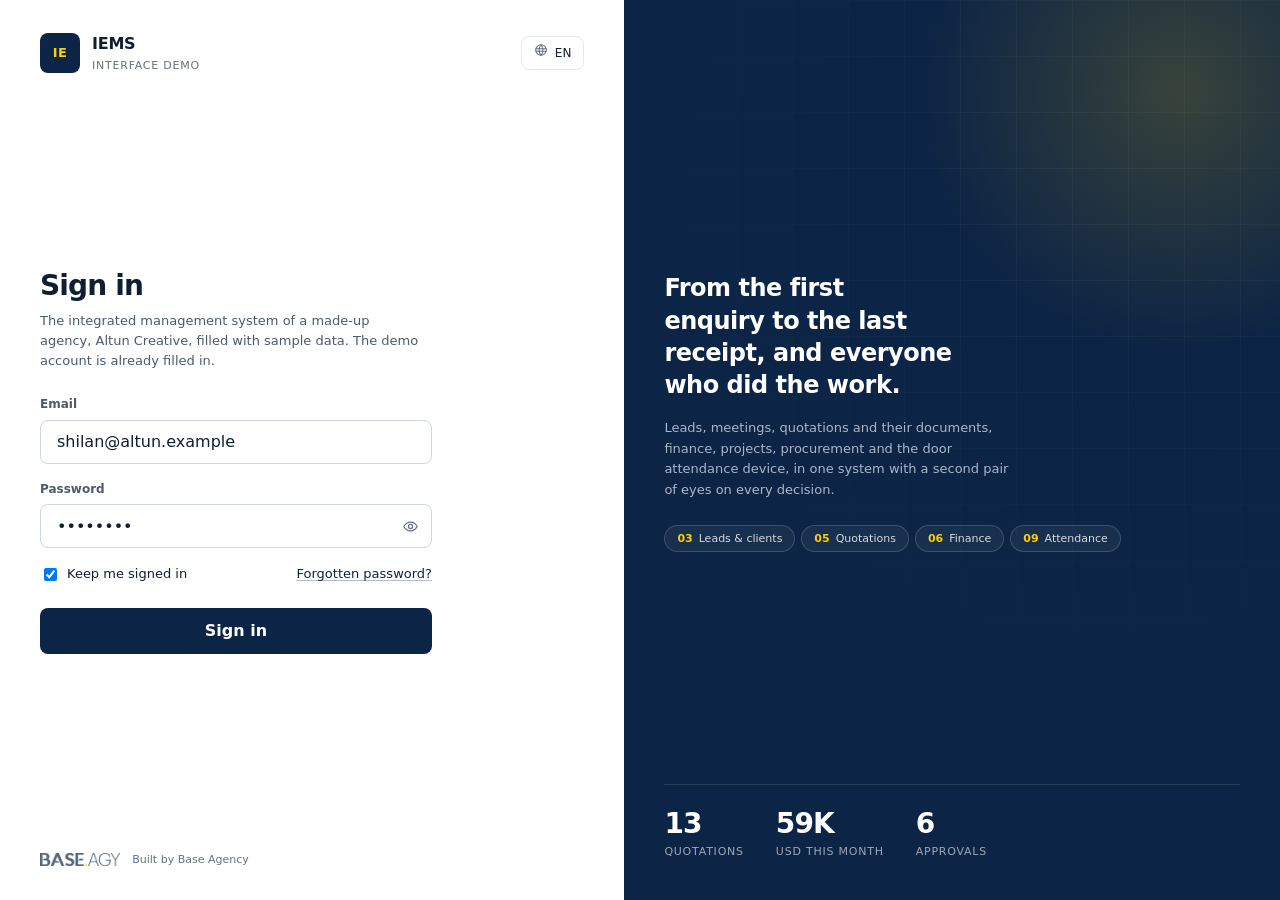
<file: index.html>
<!DOCTYPE html>
<html lang="en" dir="ltr">
<head>
<meta charset="utf-8">
<meta name="viewport" content="width=device-width, initial-scale=1">
<title>Sign in - IEMS Demo</title>
<meta name="description" content="Interface demo of IEMS, the Base Agency business management system, with sample data.">
<meta name="color-scheme" content="light">
<meta name="robots" content="noindex">
<link rel="icon" href="favicon.ico" sizes="32x32 16x16">
<link rel="stylesheet" href="static/css/tokens.css">
<link rel="stylesheet" href="static/css/app.css">
<link rel="stylesheet" href="static/css/login.css">
</head>
<body>

<main class="login">
  <div class="login__form-side">
    <div class="login__brand">
      <span class="login__crest" aria-hidden="true">IE</span>
      <span>
        <span class="login__brand-name">IEMS</span>
        <span class="login__brand-sub">Interface demo</span>
      </span>

      <div class="login__lang">
        <button type="button" id="langBtn" aria-haspopup="menu" aria-expanded="false">
          <span id="langIcon"></span><span id="langLabel">EN</span>
        </button>
      </div>
    </div>

    <div class="login__center">
      <h1 class="login__title">Sign in</h1>
      <p class="login__lede">
        The integrated management system of a made-up agency, Altun Creative, filled with sample data.
        The demo account is already filled in.
      </p>

      <form class="login__fields" id="loginForm" novalidate>
        <div class="login__field">
          <label class="login__label" for="username">Email</label>
          <div class="login__input-wrap">
            <input class="login__input" id="username" name="username" type="email"
                   value="shilan@altun.example" autocomplete="username" spellcheck="false">
          </div>
        </div>

        <div class="login__field">
          <label class="login__label" for="password">Password</label>
          <div class="login__input-wrap">
            <input class="login__input login__input--pw" id="password" name="password"
                   type="password" value="demo2026" autocomplete="current-password">
            <button class="login__reveal" id="revealBtn" type="button"
                    aria-label="Show password" aria-pressed="false"></button>
          </div>
        </div>

        <div class="login__row">
          <label class="login__check"><input type="checkbox" checked> Keep me signed in</label>
          <a class="login__link" href="#" id="forgotLink">Forgotten password?</a>
        </div>

        <button class="login__submit" id="submitBtn" type="submit">
          <span id="submitLabel">Sign in</span>
        </button>
      </form>
    </div>

    <div class="login__foot">
      <img src="static/img/base-logo-navy.png" alt="Base Agency">
      <span>Built by Base Agency</span>
    </div>
  </div>

  <aside class="login__brand-side on-dark" aria-hidden="true">
    <span class="login__mesh"></span>
    <span class="login__glow"></span>

    <div class="login__panel-top">
      <p class="login__quote">From the first enquiry to the last receipt, and everyone who did the work.</p>
      <p class="login__quote-sub">
        Leads, meetings, quotations and their documents, finance, projects, procurement and the door
        attendance device, in one system with a second pair of eyes on every decision.
      </p>

      <div class="login__modules">
        <span class="login__module"><b>03</b> Leads &amp; clients</span>
        <span class="login__module"><b>05</b> Quotations</span>
        <span class="login__module"><b>06</b> Finance</span>
        <span class="login__module"><b>09</b> Attendance</span>
      </div>
    </div>

    <div class="login__panel-bottom">
      <div class="login__stats">
        <div><div class="login__stat-value">13</div>
             <div class="login__stat-label">Quotations</div></div>
        <div><div class="login__stat-value">59K</div>
             <div class="login__stat-label">USD this month</div></div>
        <div><div class="login__stat-value">6</div>
             <div class="login__stat-label">Approvals</div></div>
      </div>
    </div>
  </aside>
</main>

<div class="toaster" id="toaster" aria-live="polite"></div>

<script src="static/js/icons.js"></script>
<script src="static/js/i18n.js"></script>
<script src="static/js/ui.js"></script>
<script>
(function () {
  "use strict";

  var DEMO = "This is only a demo. Nothing is saved.";
  I18n.DICT["demo.entryDisabled"] = DEMO;
  I18n.restore();
  I18n.apply();

  document.getElementById("langIcon").innerHTML = Icon("globe", { size: 14 });
  document.getElementById("langLabel").textContent = I18n.meta().short;
  document.getElementById("revealBtn").innerHTML = Icon("eye", { size: 17 });

  var pw = document.getElementById("password");
  var reveal = document.getElementById("revealBtn");
  reveal.addEventListener("click", function () {
    var shown = pw.type === "text";
    pw.type = shown ? "password" : "text";
    reveal.setAttribute("aria-pressed", String(!shown));
    reveal.setAttribute("aria-label", shown ? "Show password" : "Hide password");
    reveal.innerHTML = Icon(shown ? "eye" : "eyeOff", { size: 17 });
    pw.focus();
  });

  var langBtn = document.getElementById("langBtn");
  var menu = null;
  function closeMenu() {
    if (!menu) { return; }
    menu.remove();
    menu = null;
    langBtn.setAttribute("aria-expanded", "false");
    document.removeEventListener("click", onDoc, true);
  }
  function onDoc(e) {
    if (menu && !menu.contains(e.target) && !langBtn.contains(e.target)) { closeMenu(); }
  }
  langBtn.addEventListener("click", function () {
    if (menu) { closeMenu(); return; }
    menu = document.createElement("div");
    menu.className = "menu";
    menu.setAttribute("role", "menu");
    menu.innerHTML = '<div class="menu__label">' + UI.esc(I18n.t("act.language")) + "</div>" +
      I18n.all().map(function (l) {
        return '<button type="button" role="menuitemradio" data-lang="' + l.code +
          '" aria-checked="' + (l.code === I18n.get()) + '"><span style="min-width:0">' +
          UI.esc(l.meta.native) + '<span class="muted text-2xs" style="display:block">' +
          UI.esc(l.meta.name + " - " + l.meta.dir.toUpperCase()) +
          (l.implemented ? "" : " - not in this demo") + "</span></span></button>";
      }).join("");
    document.body.appendChild(menu);
    var box = langBtn.getBoundingClientRect();
    menu.style.left = Math.max(8, Math.min(window.innerWidth - menu.offsetWidth - 8,
      box.right - menu.offsetWidth)) + "px";
    menu.style.top = (box.bottom + window.scrollY + 6) + "px";
    langBtn.setAttribute("aria-expanded", "true");
    menu.addEventListener("click", function (e) {
      var b = e.target.closest("[data-lang]");
      if (!b) { return; }
      if (!I18n.set(b.getAttribute("data-lang"))) { UI.toast(I18n.t("demo.langOnly"), "globe"); }
      else { document.getElementById("langLabel").textContent = I18n.meta().short; }
      closeMenu();
    });
    setTimeout(function () { document.addEventListener("click", onDoc, true); }, 0);
  });
  document.addEventListener("keydown", function (e) { if (e.key === "Escape") { closeMenu(); } });

  document.getElementById("forgotLink").addEventListener("click", function (e) {
    e.preventDefault();
    UI.toast(DEMO, "lock");
  });

  var btn = document.getElementById("submitBtn");
  document.getElementById("loginForm").addEventListener("submit", function (e) {
    e.preventDefault();
    if (btn.getAttribute("data-busy") === "true") { return; }
    btn.setAttribute("data-busy", "true");
    btn.innerHTML = '<span class="spinner"></span><span>Signing in...</span>';
    setTimeout(function () { location.href = "app.html#/dashboard"; }, 500);
  });
})();
</script>
</body>
</html>
</file>
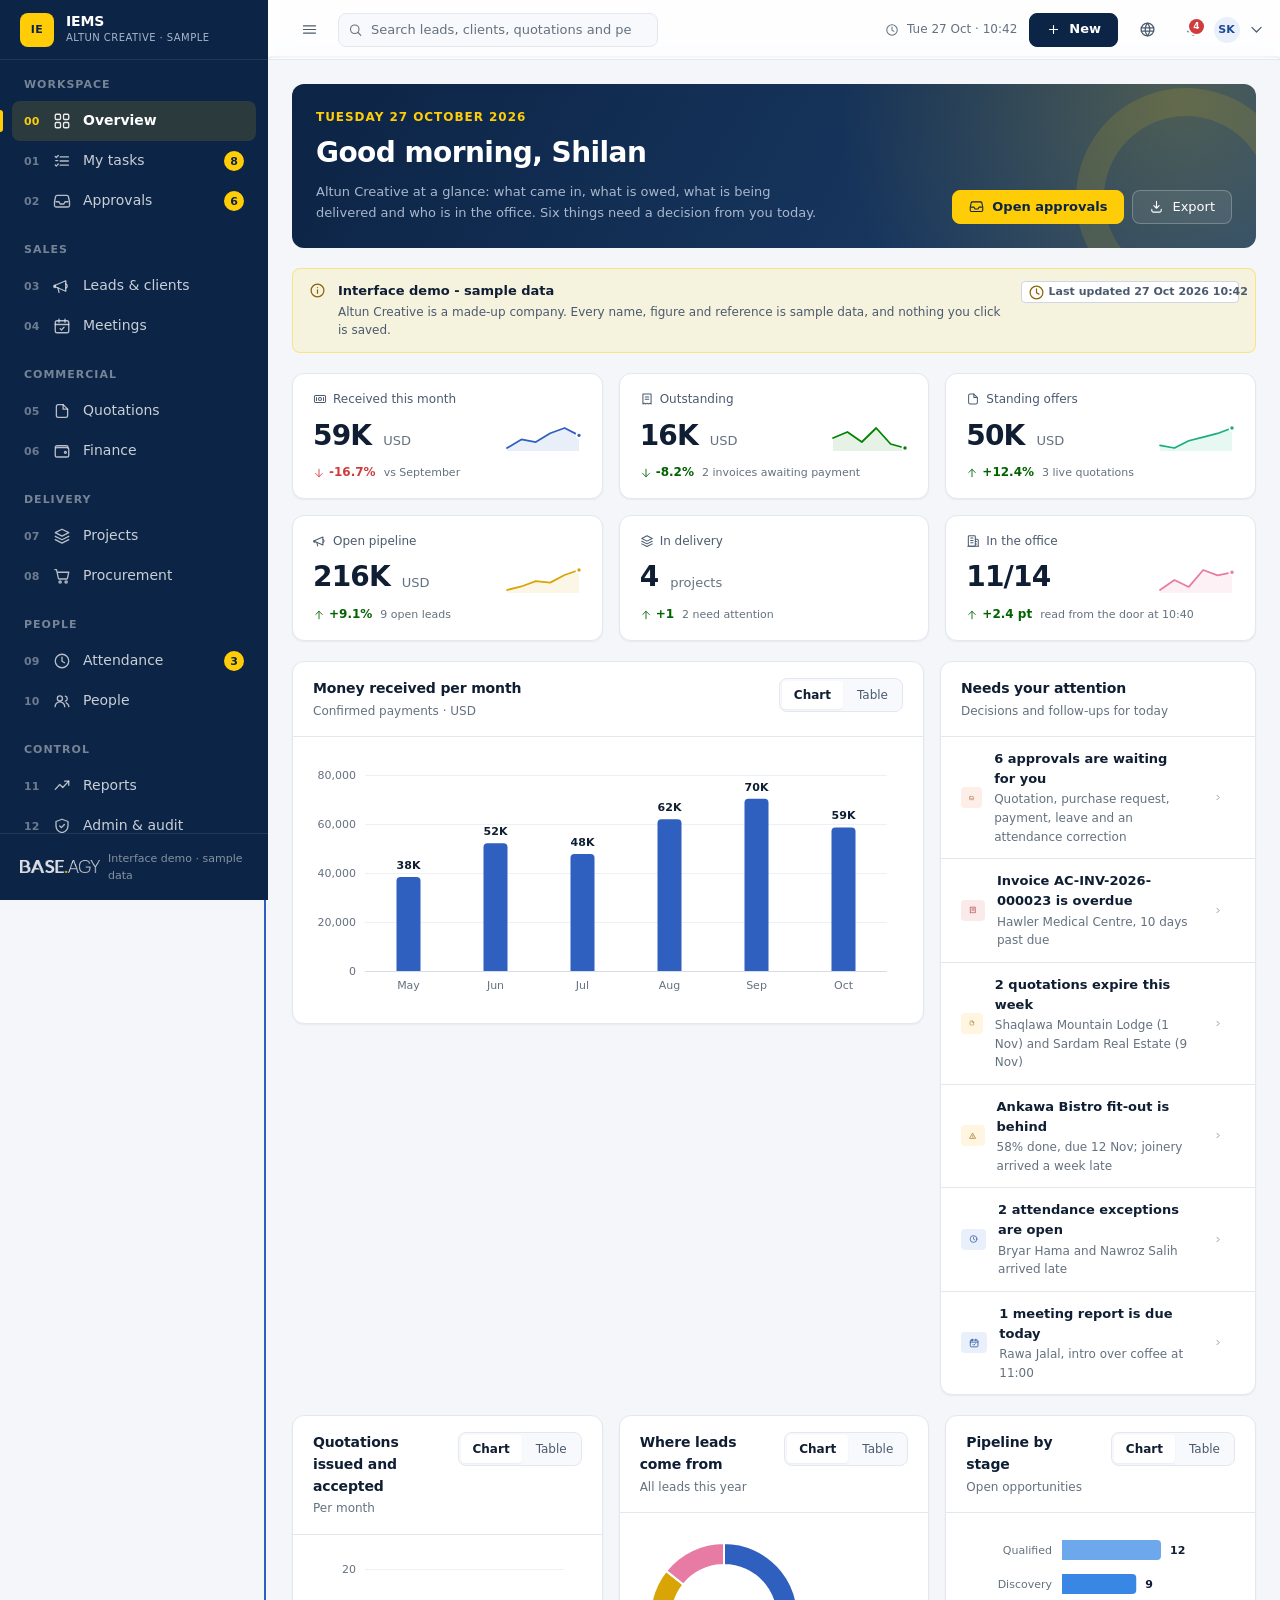
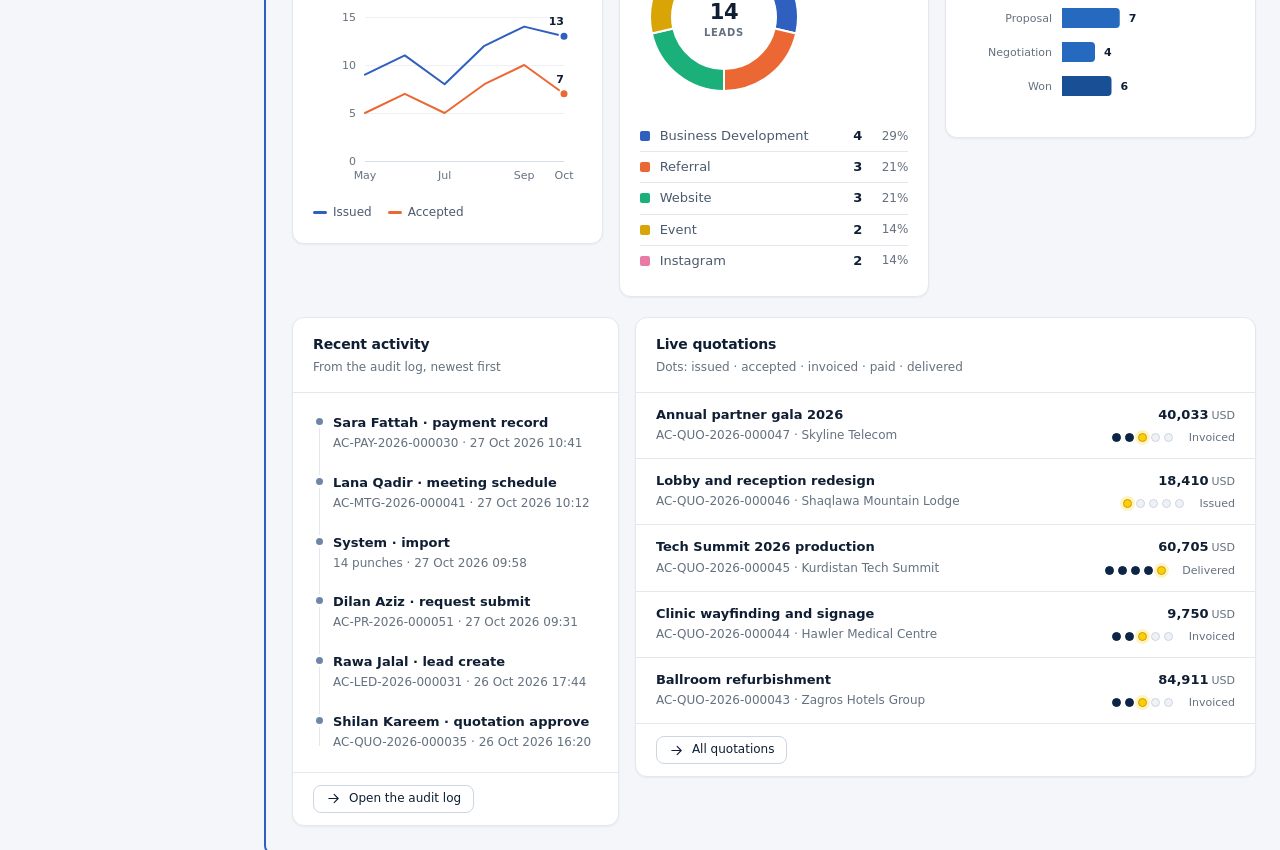
<file: app.html>
<!DOCTYPE html>
<html lang="en" dir="ltr">
<head>
<meta charset="utf-8">
<meta name="viewport" content="width=device-width, initial-scale=1">
<title>Overview - IEMS Demo</title>
<meta name="description" content="Interface demo of IEMS, the Base Agency business management system, with sample data.">
<meta name="color-scheme" content="light">
<meta name="robots" content="noindex">
<link rel="icon" href="favicon.ico" sizes="32x32 16x16">
<link rel="stylesheet" href="static/css/tokens.css">
<link rel="stylesheet" href="static/css/app.css">
<link rel="stylesheet" href="static/css/charts.css">
<link rel="stylesheet" href="static/css/utilities.css">
<link rel="stylesheet" href="static/css/iems.css">
</head>
<body>

<a class="skip-link" href="#main">Skip to main content</a>

<div class="app">
  <nav class="sidebar on-dark" id="sidebar" aria-label="IEMS modules">
    <div class="sidebar__brand">
      <span class="sidebar__crest" aria-hidden="true">IE</span>
      <span class="sidebar__wordmark">
        <span class="sidebar__name">IEMS</span>
        <span class="sidebar__sub">Altun Creative · sample</span>
      </span>
    </div>

    <div class="sidebar__scroll" id="navScroll"></div>

    <div class="sidebar__foot">
      <img src="static/img/base-logo-white.png" width="180" height="30" alt="Base Agency">
      <span>Interface demo · sample data</span>
    </div>
  </nav>

  <div class="main">
    <header class="topbar">
      <button class="btn btn--icon topbar__menu" id="menuBtn" type="button"
              aria-expanded="false" aria-controls="sidebar"></button>

      <label class="search">
        <span class="search__icon" id="searchIcon"></span>
        <input type="search" id="globalSearch" autocomplete="off" placeholder="Search">
      </label>

      <span class="topbar__spacer"></span>

      <span class="topbar__clock" id="clock" aria-hidden="true"></span>

      <button class="btn btn--primary collapse-label" id="newBtn" type="button"
              aria-haspopup="menu" aria-expanded="false" aria-label="Create new">
        <span>New</span>
      </button>
      <button class="btn btn--icon" id="langBtn" type="button"
              aria-haspopup="menu" aria-expanded="false"></button>
      <button class="btn btn--icon" id="bellBtn" type="button"
              aria-haspopup="menu" aria-expanded="false"></button>
      <button class="btn btn--icon" id="userBtn" type="button"
              aria-haspopup="menu" aria-expanded="false"></button>
    </header>

    <main class="content" id="main" tabindex="-1"></main>
  </div>
</div>

<div class="toaster" id="toaster" aria-live="polite"></div>

<script src="static/js/icons.js"></script>
<script src="static/js/i18n.js"></script>
<script src="static/js/charts.js"></script>
<script src="static/js/ui.js"></script>
<script src="static/js/data.js"></script>
<script src="static/js/iems.js"></script>

<script src="static/js/views/dashboard.js"></script>
<script src="static/js/views/tasks.js"></script>
<script src="static/js/views/approvals.js"></script>
<script src="static/js/views/crm.js"></script>
<script src="static/js/views/meetings.js"></script>
<script src="static/js/views/commercial.js"></script>
<script src="static/js/views/finance.js"></script>
<script src="static/js/views/projects.js"></script>
<script src="static/js/views/procurement.js"></script>
<script src="static/js/views/attendance.js"></script>
<script src="static/js/views/people.js"></script>
<script src="static/js/views/reports.js"></script>
<script src="static/js/views/admin.js"></script>

<script src="static/js/app.js"></script>
</body>
</html>
</file>
<file: static/css/tokens.css>
/* ============================================================================
   Base Agency Design System — Design Tokens
   Style ............ Minimalism & Swiss (verified fit: enterprise dashboards)
   Brand ............ Base Agency navy #0C2445 + signal yellow #FECD08
   Series palette ... validated: lightness band / chroma floor / CVD ΔE 9.0
                     / normal-vision ΔE 19.9 on a #ffffff chart surface.
                     Contrast WARN on slots 3–5 is relieved by the table view
                     every chart ships with.
   ========================================================================= */

/* ---- Brand typeface ----------------------------------------------------
   The @font-face rules live in brand-fonts.css, which is git-ignored along
   with the font files themselves — Base Meridion is licensed and does not
   belong in a public repository. The stack below degrades to the platform
   UI sans on its own, so the published demo renders correctly without it.
   ---------------------------------------------------------------------- */

:root {
  color-scheme: light;

  /* ---- Brand ----------------------------------------------------------- */
  --brand-navy:        #0c2445;
  --brand-navy-700:    #16345c;
  --brand-navy-600:    #1f4373;
  --brand-navy-300:    #6f86a8;
  --brand-yellow:      #fecd08;
  --brand-yellow-600:  #c99f00;

  /* ---- Surfaces -------------------------------------------------------- */
  --plane:             #f4f6fa;   /* page background                        */
  --surface:           #ffffff;   /* cards, chart surface                   */
  --surface-sunken:    #f7f9fc;   /* table headers, inset wells             */
  --surface-hover:     #f1f5fb;
  --sidebar:           #0c2445;
  --sidebar-hover:     #16345c;

  /* ---- Ink ------------------------------------------------------------- */
  --ink:               #0f1e33;
  --ink-secondary:     #4b5a6f;
  /* Darkened from the source system's #77859a, which measured 3.75:1 on the
     card surface. This carries card subtitles, list meta and table meta —
     informational text that has to clear 4.5:1. Now 4.99:1 on #ffffff. */
  --ink-muted:         #64717f;
  --ink-on-dark:       #ffffff;
  --ink-on-dark-dim:   #a9b7cc;

  /* ---- Lines ----------------------------------------------------------- */
  --border:            #e3e8ef;
  --border-strong:     #cdd6e2;
  --gridline:          #edf1f6;
  --axis:              #d5dde7;

  /* ---- Status (fixed — never themed, never reused as a series) ---------- */
  --status-good:       #0ca30c;
  --status-good-bg:    #e8f7e8;
  --status-warning:    #fab219;
  --status-warning-bg: #fff5e0;
  --status-serious:    #ec835a;
  --status-serious-bg: #fdeee7;
  --status-critical:   #d03b3b;
  --status-critical-bg:#fbeaea;
  --status-info-bg:    #e9f0fc;
  --status-neutral-bg: #eef1f6;
  --success-text:      #006300;   /* accessible green for delta text        */

  /* ---- Categorical series (fixed order — never cycled, never by rank) --- */
  --series-1: #2f5fbf;   /* blue    */
  --series-2: #eb6834;   /* orange  */
  --series-3: #1baf7a;   /* aqua    */
  --series-4: #d9a406;   /* yellow  */
  --series-5: #e87ba4;   /* magenta */
  --series-6: #008300;   /* green   */

  /* ---- Sequential ramp (one hue, light → dark) ------------------------- */
  --seq-100: #cde2fb;
  --seq-200: #9ec5f4;
  --seq-300: #6da7ec;
  --seq-400: #3987e5;
  --seq-500: #256abf;
  --seq-600: #184f95;
  --seq-700: #0d366b;

  /* ---- Type ------------------------------------------------------------ */
  /* Base Meridion is loaded only when brand-fonts.css is present. The rest of
     each stack is the platform UI sans, in the order each OS actually has it,
     so the public build lands on a neutral grotesque rather than on Times. */
  --font-ui:  "Base Meridion", system-ui, -apple-system, "Segoe UI Variable Text",
              "Segoe UI", Roboto, "Helvetica Neue", Arial, sans-serif;
  --font-rtl: "Base Meridion Arabic", "Base Meridion", system-ui, "Segoe UI",
              Tahoma, "Noto Naskh Arabic", "Arial", sans-serif;

  --text-2xs: 0.6875rem;  /* 11px — table meta, chart ticks   */
  --text-xs:  0.75rem;    /* 12px — labels, pills             */
  --text-sm:  0.8125rem;  /* 13px — table body, secondary     */
  --text-base:0.875rem;   /* 14px — UI default                */
  --text-md:  1rem;       /* 16px — body prose                */
  --text-lg:  1.125rem;   /* 18px — card titles               */
  --text-xl:  1.375rem;   /* 22px — page titles               */
  --text-2xl: 1.75rem;    /* 28px — stat values               */
  --text-3xl: 2.5rem;     /* 40px — hero figure               */

  /* ---- Space (dense dashboard scale, 4px rhythm) ----------------------- */
  --space-1: 4px;   --space-2: 8px;   --space-3: 12px;  --space-4: 16px;
  --space-5: 20px;  --space-6: 24px;  --space-8: 32px;  --space-10: 40px;
  --space-12: 48px;

  /* ---- Radius & elevation ---------------------------------------------- */
  --radius-sm: 4px;
  --radius:    8px;
  --radius-lg: 12px;
  --radius-pill: 999px;

  --shadow-sm:  0 1px 2px rgba(12, 36, 69, 0.06);
  --shadow:     0 1px 3px rgba(12, 36, 69, 0.08), 0 1px 2px rgba(12, 36, 69, 0.04);
  --shadow-md:  0 4px 12px rgba(12, 36, 69, 0.10), 0 1px 3px rgba(12, 36, 69, 0.06);
  --shadow-lg:  0 12px 32px rgba(12, 36, 69, 0.14), 0 2px 8px rgba(12, 36, 69, 0.08);

  /* ---- Motion (shared tokens — one rhythm across the product) ---------- */
  --ease-out:   cubic-bezier(0.22, 0.61, 0.36, 1);
  --ease-in-out:cubic-bezier(0.4, 0, 0.2, 1);
  --dur-micro:  120ms;   /* hover, focus, press          */
  --dur-quick:  200ms;   /* pills, chips, tooltips       */
  --dur-panel:  260ms;   /* drawers, modals, menus       */

  /* ---- Layout ---------------------------------------------------------- */
  --sidebar-w: 268px;
  --topbar-h:  60px;
  --z-base: 0; --z-sticky: 20; --z-drawer: 60; --z-modal: 100; --z-toast: 200;
}

@media (prefers-reduced-motion: reduce) {
  :root { --dur-micro: 1ms; --dur-quick: 1ms; --dur-panel: 1ms; }
}

/* ---- Corrections and additions -----------------------------------------
   Kept in a separate block so it stays obvious that these arrived after the
   base palette was drawn, and why each one was needed.
   ----------------------------------------------------------------------- */
:root {
  /* --brand-yellow-600 is a border and fill colour. As text it measures
     2.49:1 on white and fails outright, which is easy to miss because it
     looks fine. This is the gold for anything the reader has to actually
     read: 5.48:1 on #ffffff, 5.20:1 on the sunken surface, and it still
     reads as the same accent. */
  --brand-gold-ink: #8a6208;

  /* Pointer-target floors. 24px is the WCAG 2.2 AA minimum for a mouse;
     44px is what a control deserves when the screen is a touchscreen used
     standing up, and 56px for the fastest-moving control on that screen. */
  --touch:    44px;
  --touch-lg: 56px;
}
</file>
<file: static/css/app.css>
/* ============================================================================
   Base Agency Design System — Application shell, components, utilities
   ========================================================================= */

*, *::before, *::after { box-sizing: border-box; }

html { -webkit-text-size-adjust: 100%; }

body {
  margin: 0;
  font-family: var(--font-ui);
  font-size: var(--text-base);
  line-height: 1.55;
  color: var(--ink);
  background: var(--plane);
  -webkit-font-smoothing: antialiased;
  text-rendering: optimizeLegibility;
}

[dir="rtl"] body,
body[dir="rtl"] { font-family: var(--font-rtl); }

h1, h2, h3, h4, p, figure { margin: 0; }
ul, ol { margin: 0; padding: 0; list-style: none; }
img, svg { max-width: 100%; }
button, input, select, textarea { font: inherit; color: inherit; }
a { color: inherit; text-decoration: none; }

/* ---- Focus: never removed, always visible ------------------------------ */
:focus-visible {
  outline: 2px solid var(--series-1);
  outline-offset: 2px;
  border-radius: var(--radius-sm);
}
.on-dark :focus-visible { outline-color: var(--brand-yellow); }

.sr-only {
  position: absolute; width: 1px; height: 1px; padding: 0; margin: -1px;
  overflow: hidden; clip: rect(0 0 0 0); white-space: nowrap; border: 0;
}
.skip-link {
  position: absolute; inset-inline-start: var(--space-4); top: -100px;
  z-index: var(--z-toast); background: var(--surface); color: var(--ink);
  padding: var(--space-3) var(--space-5); border-radius: var(--radius);
  box-shadow: var(--shadow-lg); font-weight: 600;
  transition: top var(--dur-quick) var(--ease-out);
}
.skip-link:focus { top: var(--space-4); }

/* ============================================================================
   APP FRAME
   ========================================================================= */

.app {
  display: grid;
  grid-template-columns: var(--sidebar-w) minmax(0, 1fr);
  min-height: 100dvh;
}

/* ---- Sidebar ----------------------------------------------------------- */
.sidebar {
  grid-column: 1;
  background: var(--sidebar);
  color: var(--ink-on-dark);
  display: flex;
  flex-direction: column;
  position: sticky;
  top: 0;
  height: 100dvh;
  z-index: var(--z-drawer);
}

.sidebar__brand {
  display: flex;
  align-items: center;
  gap: var(--space-3);
  padding: 0 var(--space-5);
  height: var(--topbar-h);
  flex: 0 0 auto;
  border-bottom: 1px solid rgba(255, 255, 255, 0.09);
}
.sidebar__crest {
  width: 34px; height: 34px; flex: 0 0 auto;
  border-radius: var(--radius);
  background: var(--brand-yellow);
  color: var(--brand-navy);
  display: grid; place-items: center;
  /* three letters in a 34px tile — sized so the mark keeps its inset */
  font-weight: 700; font-size: var(--text-2xs); letter-spacing: 0.03em;
}
.sidebar__wordmark { min-width: 0; }
.sidebar__name {
  display: block;
  font-size: var(--text-base); font-weight: 600; letter-spacing: -0.01em;
  /* the product name is longer than the rail in all three languages —
     wrap it rather than truncating the word "System" to an ellipsis */
  line-height: 1.2;
}
.sidebar__sub {
  font-size: 10px; color: var(--ink-on-dark-dim);
  letter-spacing: 0.045em; text-transform: uppercase;
  display: block; white-space: nowrap;
  overflow: hidden; text-overflow: ellipsis;
}

.sidebar__scroll {
  flex: 1 1 auto;
  overflow-y: auto;
  padding: var(--space-4) var(--space-3) var(--space-6);
  scrollbar-width: thin;
  scrollbar-color: rgba(255,255,255,0.2) transparent;
}
.sidebar__scroll::-webkit-scrollbar { width: 8px; }
.sidebar__scroll::-webkit-scrollbar-thumb {
  background: rgba(255,255,255,0.16); border-radius: var(--radius-pill);
}

.navgroup + .navgroup { margin-top: var(--space-5); }
.navgroup__label {
  font-size: var(--text-2xs); font-weight: 600; letter-spacing: 0.09em;
  text-transform: uppercase; color: rgba(255, 255, 255, 0.44);
  padding: 0 var(--space-3) var(--space-2);
}

.navitem {
  display: flex; align-items: center; gap: var(--space-3);
  width: 100%; min-height: 40px;
  padding: var(--space-2) var(--space-3);
  border: 0; background: none; cursor: pointer;
  border-radius: var(--radius);
  color: rgba(255, 255, 255, 0.78);
  font-size: var(--text-base); font-weight: 500; text-align: start;
  position: relative;
  transition: background var(--dur-micro) var(--ease-out),
              color var(--dur-micro) var(--ease-out);
}
.navitem:hover { background: var(--sidebar-hover); color: #fff; }
.navitem__num {
  font-size: var(--text-2xs); font-weight: 600;
  font-variant-numeric: tabular-nums;
  color: rgba(255, 255, 255, 0.4);
  min-width: 17px; flex: 0 0 auto;
}
.navitem__icon { flex: 0 0 auto; width: 18px; height: 18px; opacity: 0.9; }
.navitem__label {
  min-width: 0; overflow: hidden; text-overflow: ellipsis; white-space: nowrap;
}
/* Active location: yellow rail + weight + surface — three channels, not colour alone */
.navitem[aria-current="page"] {
  background: rgba(254, 205, 8, 0.13);
  color: #fff; font-weight: 600;
}
.navitem[aria-current="page"] .navitem__num { color: var(--brand-yellow); }
.navitem[aria-current="page"]::before {
  content: ""; position: absolute;
  inset-inline-start: -12px; top: 50%; translate: 0 -50%;
  width: 3px; height: 22px;
  background: var(--brand-yellow);
  border-radius: 0 var(--radius-sm) var(--radius-sm) 0;
}
[dir="rtl"] .navitem[aria-current="page"]::before {
  border-radius: var(--radius-sm) 0 0 var(--radius-sm);
}

.sidebar__foot {
  flex: 0 0 auto;
  padding: var(--space-4) var(--space-5);
  border-top: 1px solid rgba(255, 255, 255, 0.09);
  font-size: var(--text-2xs);
  color: rgba(255, 255, 255, 0.5);
  display: flex; align-items: center; gap: var(--space-2);
}
.sidebar__foot img { height: 13px; width: auto; opacity: 0.85; }

/* ---- Main column ------------------------------------------------------- */
.main { grid-column: 2; min-width: 0; display: flex; flex-direction: column; }

.topbar {
  position: sticky; top: 0; z-index: var(--z-sticky);
  height: var(--topbar-h); flex: 0 0 auto;
  display: flex; align-items: center; gap: var(--space-3);
  padding: 0 var(--space-6);
  background: rgba(255, 255, 255, 0.88);
  backdrop-filter: blur(12px);
  border-bottom: 1px solid var(--border);
}
.topbar__menu { display: none; }
.topbar__spacer { flex: 1 1 auto; }

.search { position: relative; flex: 0 1 320px; min-width: 0; }
.search__icon {
  position: absolute; inset-inline-start: 10px; top: 50%; translate: 0 -50%;
  width: 15px; height: 15px; color: var(--ink-muted); pointer-events: none;
}
.search input {
  width: 100%; height: 34px;
  padding-inline: 32px var(--space-3);
  border: 1px solid var(--border); border-radius: var(--radius);
  background: var(--surface-sunken);
  font-size: var(--text-sm);
  transition: border-color var(--dur-micro) var(--ease-out),
              background var(--dur-micro) var(--ease-out);
}
.search input::placeholder { color: var(--ink-muted); }
.search input:hover { border-color: var(--border-strong); }
.search input:focus { background: var(--surface); border-color: var(--series-1); }

/* ---- Content ----------------------------------------------------------- */
.content {
  flex: 1 1 auto;
  padding: var(--space-6);
  display: flex; flex-direction: column; gap: var(--space-5);
  max-width: 1680px; width: 100%;
}

.pagehead { display: flex; align-items: flex-start; gap: var(--space-4); flex-wrap: wrap; }
.pagehead__text { flex: 1 1 320px; min-width: 0; }
.pagehead__eyebrow {
  display: inline-flex; align-items: center; gap: var(--space-2);
  font-size: var(--text-2xs); font-weight: 600; letter-spacing: 0.09em;
  text-transform: uppercase; color: var(--ink-muted);
  margin-bottom: var(--space-1);
}
.pagehead__eyebrow b { color: var(--brand-navy); font-variant-numeric: tabular-nums; }
.pagehead h1 {
  font-size: var(--text-xl); font-weight: 600; letter-spacing: -0.02em;
  text-wrap: balance;
}
.pagehead p {
  font-size: var(--text-sm); color: var(--ink-secondary);
  margin-top: var(--space-1); max-width: 68ch;
}
.pagehead__actions { display: flex; align-items: center; gap: var(--space-2); flex-wrap: wrap; }

/* ============================================================================
   CONTROLS
   ========================================================================= */

.btn {
  display: inline-flex; align-items: center; justify-content: center;
  gap: var(--space-2);
  min-height: 34px; padding: 0 var(--space-4);
  border: 1px solid var(--border-strong); border-radius: var(--radius);
  background: var(--surface); color: var(--ink);
  font-size: var(--text-sm); font-weight: 500; white-space: nowrap;
  cursor: pointer; touch-action: manipulation;
  transition: background var(--dur-micro) var(--ease-out),
              border-color var(--dur-micro) var(--ease-out),
              box-shadow var(--dur-micro) var(--ease-out);
}
.btn:hover { background: var(--surface-hover); border-color: var(--brand-navy-300); }
.btn:active { background: var(--surface-sunken); }
.btn svg { width: 15px; height: 15px; flex: 0 0 auto; }

.btn--primary {
  background: var(--brand-navy); border-color: var(--brand-navy);
  color: var(--ink-on-dark); font-weight: 600;
}
.btn--primary:hover { background: var(--brand-navy-700); border-color: var(--brand-navy-700); }
.btn--primary:active { background: var(--brand-navy-600); }

.btn--ghost { background: transparent; border-color: transparent; color: var(--ink-secondary); }
.btn--ghost:hover { background: var(--surface-hover); border-color: transparent; color: var(--ink); }

.btn--icon {
  width: 34px; padding: 0; flex: 0 0 auto;
  border-color: transparent; background: transparent; color: var(--ink-secondary);
  position: relative;
}
.btn--icon:hover { background: var(--surface-hover); border-color: var(--border); color: var(--ink); }
.btn--icon svg { width: 17px; height: 17px; }

.btn--sm { min-height: 28px; padding: 0 var(--space-3); font-size: var(--text-xs); }

.btn[disabled], .btn[aria-disabled="true"] { opacity: 0.45; cursor: not-allowed; }

/* Notification count on an icon button */
.btn--icon .dot {
  position: absolute; top: 5px; inset-inline-end: 5px;
  min-width: 15px; height: 15px; padding: 0 3px;
  border-radius: var(--radius-pill);
  background: var(--status-critical); color: #fff;
  font-size: 9px; font-weight: 700; line-height: 15px; text-align: center;
  font-variant-numeric: tabular-nums;
  box-shadow: 0 0 0 2px var(--surface);
}

/* Select */
.select { position: relative; display: inline-flex; align-items: center; }
.select select {
  appearance: none;
  min-height: 34px; padding-inline: var(--space-3) var(--space-8);
  border: 1px solid var(--border-strong); border-radius: var(--radius);
  background: var(--surface); font-size: var(--text-sm); font-weight: 500;
  cursor: pointer;
  transition: border-color var(--dur-micro) var(--ease-out);
}
.select select:hover { border-color: var(--brand-navy-300); }
.select::after {
  content: ""; position: absolute; inset-inline-end: 11px; top: 50%;
  width: 7px; height: 7px; translate: 0 -70%; rotate: 45deg;
  border-right: 1.5px solid var(--ink-muted); border-bottom: 1.5px solid var(--ink-muted);
  pointer-events: none;
}

/* Segmented control */
.segmented {
  display: inline-flex; padding: 2px; gap: 2px;
  background: var(--surface-sunken); border: 1px solid var(--border);
  border-radius: var(--radius);
}
.segmented button {
  min-height: 28px; padding: 0 var(--space-3);
  border: 0; border-radius: var(--radius-sm); background: transparent;
  font-size: var(--text-xs); font-weight: 500; color: var(--ink-secondary);
  cursor: pointer; white-space: nowrap;
  transition: background var(--dur-micro) var(--ease-out), color var(--dur-micro) var(--ease-out);
}
.segmented button:hover { color: var(--ink); }
.segmented button[aria-pressed="true"] {
  background: var(--surface); color: var(--ink); font-weight: 600;
  box-shadow: var(--shadow-sm);
}

/* Tabs */
.tabs {
  display: flex; gap: var(--space-1);
  border-bottom: 1px solid var(--border);
  overflow-x: auto; scrollbar-width: none;
}
.tabs::-webkit-scrollbar { display: none; }
.tabs button {
  position: relative; border: 0; background: none; cursor: pointer;
  padding: var(--space-3) var(--space-4);
  font-size: var(--text-sm); font-weight: 500; color: var(--ink-secondary);
  white-space: nowrap;
  transition: color var(--dur-micro) var(--ease-out);
}
.tabs button:hover { color: var(--ink); }
.tabs button[aria-selected="true"] { color: var(--brand-navy); font-weight: 600; }
.tabs button[aria-selected="true"]::after {
  content: ""; position: absolute; inset-inline: var(--space-3); bottom: -1px;
  height: 2px; background: var(--brand-navy); border-radius: 2px 2px 0 0;
}

/* Read-only field */
.field { display: flex; flex-direction: column; gap: 5px; min-width: 0; }
.field__label { font-size: var(--text-xs); font-weight: 600; color: var(--ink-secondary); }
.field__value {
  min-height: 34px; display: flex; align-items: center;
  padding: var(--space-2) var(--space-3);
  border: 1px solid var(--border); border-radius: var(--radius);
  background: var(--surface-sunken); color: var(--ink);
  font-size: var(--text-sm);
  overflow-wrap: anywhere;
}
.field__help { font-size: var(--text-2xs); color: var(--ink-muted); }

/* ============================================================================
   CARDS
   ========================================================================= */

.card {
  background: var(--surface);
  border: 1px solid var(--border);
  border-radius: var(--radius-lg);
  box-shadow: var(--shadow-sm);
  min-width: 0;
  display: flex; flex-direction: column;
}
.card__head {
  display: flex; align-items: flex-start; gap: var(--space-3);
  padding: var(--space-4) var(--space-5);
  border-bottom: 1px solid var(--border);
  flex: 0 0 auto;
}
.card__titles { flex: 1 1 auto; min-width: 0; }
.card__title { font-size: var(--text-base); font-weight: 600; letter-spacing: -0.01em; }
.card__sub { font-size: var(--text-xs); color: var(--ink-muted); margin-top: 2px; }
.card__tools { display: flex; align-items: center; gap: var(--space-2); flex: 0 0 auto; }
.card__body { padding: var(--space-5); flex: 1 1 auto; min-width: 0; }
.card__body--flush { padding: 0; }
/* Inline flow, not flex: a footer is usually an icon followed by a sentence,
   and flex makes the icon and the text separate items that wrap apart. */
.card__foot {
  padding: var(--space-3) var(--space-5);
  border-top: 1px solid var(--border);
  font-size: var(--text-xs); color: var(--ink-muted);
  line-height: 1.6;
}
.card__foot > svg { vertical-align: -3px; margin-inline-end: 2px; }
.card__foot > .btn { margin-inline-end: var(--space-2); vertical-align: middle; }
.card__foot > .btn:last-child { margin-inline-end: 0; }

/* ---- Grid ------------------------------------------------------------- */
.grid { display: grid; gap: var(--space-4); }
.grid--kpi  { grid-template-columns: repeat(auto-fit, minmax(206px, 1fr)); }
.grid--2    { grid-template-columns: repeat(auto-fit, minmax(320px, 1fr)); }
.grid--3    { grid-template-columns: repeat(auto-fit, minmax(260px, 1fr)); align-items: start; }
/* Cards size to their content — a stretched card leaves a void under a
   chart, which reads as a mistake rather than as breathing room. */
.grid--wide { grid-template-columns: minmax(0, 2fr) minmax(0, 1fr); align-items: start; }
.grid--side { grid-template-columns: minmax(0, 1fr) minmax(0, 1.9fr); align-items: start; }
@media (max-width: 1180px) {
  .grid--wide, .grid--side { grid-template-columns: minmax(0, 1fr); }
}

/* ---- Stat tile --------------------------------------------------------- */
.stat { padding: var(--space-4) var(--space-5); gap: var(--space-3); }
.stat__label {
  font-size: var(--text-xs); font-weight: 500; color: var(--ink-secondary);
  display: flex; align-items: center; gap: 6px;
}
.stat__row { display: flex; align-items: flex-end; gap: var(--space-3); }
.stat__value {
  font-size: var(--text-2xl); font-weight: 600; letter-spacing: -0.03em;
  line-height: 1.1; /* proportional figures — never tabular at display size */
}
.stat__unit { font-size: var(--text-sm); font-weight: 500; color: var(--ink-muted); }
.stat__spark { margin-inline-start: auto; flex: 0 0 auto; }
.stat__delta {
  display: inline-flex; align-items: center; gap: 4px;
  font-size: var(--text-xs); font-weight: 600;
}
.stat__delta svg { width: 12px; height: 12px; }
.stat__delta--up   { color: var(--success-text); }
.stat__delta--down { color: var(--status-critical); }
.stat__delta--flat { color: var(--ink-muted); }
.stat__note { font-size: var(--text-2xs); color: var(--ink-muted); }

/* Hero figure — exactly one per view */
.hero-figure {
  font-size: var(--text-3xl); font-weight: 700; letter-spacing: -0.035em;
  line-height: 1.05; color: var(--brand-navy);
}

/* ============================================================================
   PILLS, BADGES, AVATARS
   ========================================================================= */

.pill {
  display: inline-flex; align-items: center; gap: 5px;
  padding: 2px var(--space-2); min-height: 21px;
  border-radius: var(--radius-sm);
  font-size: var(--text-xs); font-weight: 600; white-space: nowrap;
  background: var(--status-neutral-bg); color: var(--ink-secondary);
}
.pill svg { width: 12px; height: 12px; flex: 0 0 auto; }
.pill::before {
  content: ""; width: 6px; height: 6px; border-radius: 50%;
  background: currentColor; flex: 0 0 auto;
}
.pill--icon::before { display: none; }
.pill--good     { background: var(--status-good-bg);     color: #056b05; }
.pill--warning  { background: var(--status-warning-bg);  color: #8a5c00; }
.pill--serious  { background: var(--status-serious-bg);  color: #a24218; }
.pill--critical { background: var(--status-critical-bg); color: #a32626; }
.pill--info     { background: var(--status-info-bg);     color: #1c4a94; }
.pill--brand    { background: rgba(254,205,8,0.2);       color: #7a5f00; }

.badge {
  display: inline-flex; align-items: center; gap: 4px;
  padding: 1px 6px; border-radius: var(--radius-sm);
  border: 1px solid var(--border-strong);
  font-size: var(--text-2xs); font-weight: 600; color: var(--ink-secondary);
  background: var(--surface); white-space: nowrap;
}

.avatar {
  width: 32px; height: 32px; flex: 0 0 auto;
  border-radius: 50%; display: grid; place-items: center;
  background: var(--status-info-bg); color: #1c4a94;
  font-size: var(--text-xs); font-weight: 600; letter-spacing: 0.01em;
}
.avatar--lg { width: 52px; height: 52px; font-size: var(--text-md); }
.avatar--sm { width: 26px; height: 26px; font-size: var(--text-2xs); }

.person { display: flex; align-items: center; gap: var(--space-3); min-width: 0; }
.person__name { display: block; font-weight: 600; font-size: var(--text-sm); }
.person__meta {
  font-size: var(--text-2xs); color: var(--ink-muted);
  font-variant-numeric: tabular-nums;
}

/* ============================================================================
   TABLES
   ========================================================================= */

.tablewrap { overflow-x: auto; -webkit-overflow-scrolling: touch; }

table.data {
  width: 100%; border-collapse: separate; border-spacing: 0;
  font-size: var(--text-sm);
}
table.data th, table.data td {
  padding: var(--space-3) var(--space-4);
  text-align: start; vertical-align: middle;
  border-bottom: 1px solid var(--border);
  white-space: nowrap;
}
table.data thead th {
  position: sticky; top: 0; z-index: 1;
  background: var(--surface-sunken);
  font-size: var(--text-2xs); font-weight: 600;
  letter-spacing: 0.06em; text-transform: uppercase; color: var(--ink-muted);
  border-bottom: 1px solid var(--border);
}
table.data tbody tr { transition: background var(--dur-micro) var(--ease-out); }
table.data tbody tr:hover { background: var(--surface-hover); }
table.data tbody tr:last-child td { border-bottom: 0; }
table.data td.num, table.data th.num {
  text-align: end; font-variant-numeric: tabular-nums;
}
table.data td.wrap { white-space: normal; min-width: 220px; }
table.data .muted { color: var(--ink-muted); }

tr.row-link { cursor: pointer; }
tr.row-link:focus-visible { outline: 2px solid var(--series-1); outline-offset: -2px; }

/* Sortable header */
th.sortable { padding: 0; }
th.sortable button {
  width: 100%; min-height: 38px;
  display: flex; align-items: center; gap: 5px;
  padding: var(--space-3) var(--space-4);
  border: 0; background: none; cursor: pointer;
  font: inherit; color: inherit; letter-spacing: inherit; text-transform: inherit;
  transition: color var(--dur-micro) var(--ease-out);
}
th.sortable.num button { justify-content: flex-end; }
th.sortable button:hover { color: var(--ink); }
th.sortable button .caret {
  width: 11px; height: 11px; opacity: 0; flex: 0 0 auto;
  transition: opacity var(--dur-micro) var(--ease-out), rotate var(--dur-quick) var(--ease-out);
}
th.sortable button:hover .caret { opacity: 0.45; }
th[aria-sort] button { color: var(--brand-navy); }
th[aria-sort] button .caret { opacity: 1; }
th[aria-sort="descending"] button .caret { rotate: 180deg; }

table.data .cellcheck { width: 40px; }
input[type="checkbox"].box {
  width: 15px; height: 15px; accent-color: var(--brand-navy); cursor: pointer;
}

.tabletools {
  display: flex; align-items: center; gap: var(--space-3);
  padding: var(--space-3) var(--space-5);
  border-bottom: 1px solid var(--border);
  flex-wrap: wrap;
}
.tabletools .search { flex: 1 1 220px; max-width: 320px; }

.pager { display: flex; align-items: center; gap: var(--space-2); margin-inline-start: auto; }
.pager__label {
  font-size: var(--text-xs); color: var(--ink-muted);
  font-variant-numeric: tabular-nums;
}

/* ============================================================================
   LISTS & TIMELINES
   ========================================================================= */

.list > li {
  display: flex; align-items: flex-start; gap: var(--space-3);
  padding: var(--space-3) var(--space-5);
  border-bottom: 1px solid var(--border);
}
.list > li:last-child { border-bottom: 0; }
.list__body { flex: 1 1 auto; min-width: 0; }
/* block, so a title and its meta never run together on one line */
.list__title { display: block; font-size: var(--text-sm); font-weight: 600; }
.list__meta {
  display: block;
  font-size: var(--text-xs); color: var(--ink-muted); margin-top: 1px;
  overflow-wrap: anywhere;
}
.list__aside {
  flex: 0 0 auto; font-size: var(--text-2xs); color: var(--ink-muted);
  font-variant-numeric: tabular-nums; text-align: end;
}

.timeline { position: relative; padding-inline-start: var(--space-5); }
.timeline::before {
  content: ""; position: absolute; inset-inline-start: 6px; top: 6px; bottom: 6px;
  width: 1px; background: var(--border);
}
.timeline > li { position: relative; padding-bottom: var(--space-5); }
.timeline > li:last-child { padding-bottom: 0; }
.timeline > li::before {
  content: ""; position: absolute;
  inset-inline-start: calc(-1 * var(--space-5) + 3px); top: 5px;
  width: 7px; height: 7px; border-radius: 50%;
  background: var(--brand-navy-300); box-shadow: 0 0 0 3px var(--surface);
}
.timeline > li[data-tone="good"]::before     { background: var(--status-good); }
.timeline > li[data-tone="critical"]::before { background: var(--status-critical); }
.timeline > li[data-tone="warning"]::before  { background: var(--status-warning); }

/* Stage / funnel bars */
.stages { display: flex; flex-direction: column; gap: var(--space-3); }
.stage__top {
  display: flex; align-items: baseline; gap: var(--space-2);
  font-size: var(--text-sm); margin-bottom: 5px;
}
.stage__name { font-weight: 500; }
.stage__count { margin-inline-start: auto; font-weight: 600; font-variant-numeric: tabular-nums; }
.stage__pct { font-size: var(--text-xs); color: var(--ink-muted); font-variant-numeric: tabular-nums; }
.track {
  height: 8px; border-radius: var(--radius-pill);
  background: var(--seq-100); overflow: hidden;
}
.track__fill {
  height: 100%; border-radius: var(--radius-pill);
  background: var(--seq-500);
  transition: width var(--dur-panel) var(--ease-out);
}
.track--good, .track--warn, .track--crit { background: var(--status-neutral-bg); }
.track--good .track__fill { background: var(--status-good); }
.track--warn .track__fill { background: var(--status-warning); }
.track--crit .track__fill { background: var(--status-critical); }

/* Meta rows */
.meta-list { display: flex; flex-direction: column; gap: var(--space-3); }
.meta-row { display: flex; align-items: center; gap: var(--space-3); font-size: var(--text-sm); }
.meta-row dt { color: var(--ink-secondary); flex: 0 0 auto; }
.meta-row dd {
  margin: 0; margin-inline-start: auto; font-weight: 600; text-align: end;
  font-variant-numeric: tabular-nums;
}

.kv { display: grid; grid-template-columns: repeat(auto-fit, minmax(180px, 1fr)); gap: var(--space-4); }

/* ============================================================================
   NOTICES & EMPTY STATES
   ========================================================================= */

.notice {
  display: flex; align-items: flex-start; gap: var(--space-3);
  padding: var(--space-3) var(--space-4);
  border-radius: var(--radius); border: 1px solid var(--border);
  background: var(--surface-sunken);
  font-size: var(--text-sm);
}
.notice svg { width: 17px; height: 17px; flex: 0 0 auto; margin-top: 1px; }
.notice strong { font-weight: 600; }
.notice p { color: var(--ink-secondary); margin-top: 2px; font-size: var(--text-xs); }
.notice--brand    { background: rgba(254,205,8,0.11); border-color: rgba(254,205,8,0.4); }
.notice--brand svg { color: var(--brand-gold-ink); }  /* 5.2:1 on the tint */
.notice--info     { background: var(--status-info-bg); border-color: #c3d6f5; }
.notice--info svg { color: var(--series-1); }
.notice--critical { background: var(--status-critical-bg); border-color: #f0c9c9; }
.notice--critical svg { color: var(--status-critical); }

.empty {
  display: flex; flex-direction: column; align-items: center; gap: var(--space-2);
  padding: var(--space-10) var(--space-5); text-align: center;
}
.empty svg { width: 30px; height: 30px; color: var(--ink-muted); }
.empty h3 { font-size: var(--text-base); font-weight: 600; }
.empty p { font-size: var(--text-sm); color: var(--ink-muted); max-width: 40ch; }

/* ============================================================================
   OVERLAYS — drawer, modal, menu, toast
   ========================================================================= */

.scrim {
  position: fixed; inset: 0; z-index: var(--z-drawer);
  background: rgba(12, 24, 42, 0.42);
  backdrop-filter: blur(2px);
  opacity: 0; pointer-events: none;
  transition: opacity var(--dur-panel) var(--ease-out);
}
.scrim[data-open="true"] { opacity: 1; pointer-events: auto; }

.drawer {
  position: fixed; inset-block: 0; inset-inline-end: 0;
  z-index: calc(var(--z-drawer) + 1);
  width: min(560px, 100vw);
  background: var(--surface);
  box-shadow: var(--shadow-lg);
  display: flex; flex-direction: column;
  translate: 100% 0;
  transition: translate var(--dur-panel) var(--ease-out);
}
[dir="rtl"] .drawer { translate: -100% 0; }
.drawer[data-open="true"] { translate: 0 0; }
.drawer__head {
  flex: 0 0 auto; display: flex; align-items: flex-start; gap: var(--space-3);
  padding: var(--space-5); border-bottom: 1px solid var(--border);
}
.drawer__body { flex: 1 1 auto; overflow-y: auto; }
.drawer__foot {
  flex: 0 0 auto; padding: var(--space-4) var(--space-5);
  border-top: 1px solid var(--border);
  display: flex; align-items: center; gap: var(--space-2);
  background: var(--surface-sunken);
}

.modal {
  position: fixed; inset: 0; z-index: var(--z-modal);
  display: grid; place-items: center; padding: var(--space-5);
  pointer-events: none;
}
.modal[data-open="true"] { pointer-events: auto; }
.modal__panel {
  width: min(520px, 100%); max-height: 86dvh; overflow-y: auto;
  background: var(--surface); border-radius: var(--radius-lg);
  box-shadow: var(--shadow-lg);
  opacity: 0; scale: 0.97;
  transition: opacity var(--dur-panel) var(--ease-out), scale var(--dur-panel) var(--ease-out);
}
.modal[data-open="true"] .modal__panel { opacity: 1; scale: 1; }

.menu {
  position: absolute; z-index: var(--z-modal);
  min-width: 200px; padding: var(--space-2);
  background: var(--surface); border: 1px solid var(--border);
  border-radius: var(--radius); box-shadow: var(--shadow-lg);
}
.menu button, .menu a {
  display: flex; align-items: center; gap: var(--space-3);
  width: 100%; min-height: 34px; padding: 0 var(--space-3);
  border: 0; background: none; border-radius: var(--radius-sm);
  font-size: var(--text-sm); text-align: start; cursor: pointer;
  transition: background var(--dur-micro) var(--ease-out);
}
.menu button:hover, .menu a:hover { background: var(--surface-hover); }
.menu button svg, .menu a svg { width: 15px; height: 15px; color: var(--ink-muted); }
.menu hr { border: 0; border-top: 1px solid var(--border); margin: var(--space-2) 0; }
.menu__label {
  padding: var(--space-2) var(--space-3) var(--space-1);
  font-size: var(--text-2xs); font-weight: 600; letter-spacing: 0.07em;
  text-transform: uppercase; color: var(--ink-muted);
}
.menu button[aria-checked="true"] { font-weight: 600; }
.menu button[aria-checked="true"]::after {
  content: ""; margin-inline-start: auto;
  width: 6px; height: 10px; rotate: 45deg;
  border-right: 2px solid var(--brand-navy); border-bottom: 2px solid var(--brand-navy);
}

.toaster {
  position: fixed; z-index: var(--z-toast);
  inset-block-end: var(--space-6); inset-inline-end: var(--space-6);
  display: flex; flex-direction: column; gap: var(--space-2);
  pointer-events: none;
}
.toast {
  display: flex; align-items: flex-start; gap: var(--space-3);
  min-width: 260px; max-width: 380px;
  padding: var(--space-3) var(--space-4);
  background: var(--brand-navy); color: var(--ink-on-dark);
  border-radius: var(--radius); box-shadow: var(--shadow-lg);
  font-size: var(--text-sm);
  animation: toast-in var(--dur-panel) var(--ease-out);
}
.toast svg { width: 16px; height: 16px; flex: 0 0 auto; color: var(--brand-yellow); margin-top: 1px; }
.toast[data-leaving="true"] { animation: toast-out 160ms var(--ease-in-out) forwards; }
@keyframes toast-in  { from { opacity: 0; translate: 0 10px; } to { opacity: 1; translate: 0 0; } }
@keyframes toast-out { to { opacity: 0; translate: 0 6px; } }

/* ============================================================================
   PAGE ENTRANCE — one motion token, respects reduced-motion
   ========================================================================= */

.view-enter > * { animation: rise var(--dur-panel) var(--ease-out) backwards; }
.view-enter > *:nth-child(2) { animation-delay: 40ms; }
.view-enter > *:nth-child(3) { animation-delay: 80ms; }
.view-enter > *:nth-child(4) { animation-delay: 110ms; }
.view-enter > *:nth-child(n+5) { animation-delay: 140ms; }
@keyframes rise { from { opacity: 0; translate: 0 8px; } to { opacity: 1; translate: 0 0; } }

@media (prefers-reduced-motion: reduce) {
  .view-enter > * { animation: none; }
  .toast { animation: none; }
}

/* ============================================================================
   RESPONSIVE — sidebar becomes an off-canvas drawer below 1024px
   ========================================================================= */

@media (max-width: 1023px) {
  .app { grid-template-columns: minmax(0, 1fr); }
  .sidebar {
    position: fixed; inset-block: 0; inset-inline-start: 0;
    width: var(--sidebar-w);
    translate: -100% 0;
    transition: translate var(--dur-panel) var(--ease-out);
    box-shadow: var(--shadow-lg);
    /* above the scrim, which shares the base --z-drawer layer */
    z-index: calc(var(--z-drawer) + 1);
  }
  [dir="rtl"] .sidebar { translate: 100% 0; }
  .sidebar[data-open="true"] { translate: 0 0; }
  .main { grid-column: 1; }
  .topbar__menu { display: inline-flex; }
  .content { padding: var(--space-4); gap: var(--space-4); }
}

@media (max-width: 719px) {
  .topbar { padding: 0 var(--space-4); gap: var(--space-2); }
  .search { flex-basis: 0; }
  .hide-sm { display: none !important; }
  .pagehead h1 { font-size: var(--text-lg); }
  .stat__value { font-size: var(--text-xl); }
  .toaster { inset-inline: var(--space-4); inset-block-end: var(--space-4); }
  .toast { max-width: none; }
}

/* ---- Print ------------------------------------------------------------- */
@media print {
  .sidebar, .topbar, .toaster, .card__tools { display: none !important; }
  .app { grid-template-columns: 1fr; }
  .card { box-shadow: none; break-inside: avoid; }
}
</file>
<file: static/css/login.css>
/* ============================================================================
   Base Agency Design System — Sign-in screen
   ========================================================================= */

.login {
  min-height: 100dvh;
  display: grid;
  grid-template-columns: minmax(0, 1fr) minmax(0, 1.05fr);
}
@media (max-width: 899px) {
  .login { grid-template-columns: minmax(0, 1fr); }
}

/* ---- Left: the form ---------------------------------------------------- */
.login__form-side {
  display: flex; flex-direction: column;
  padding: var(--space-8) var(--space-10);
  background: var(--surface);
  min-width: 0;
}
@media (max-width: 599px) {
  .login__form-side { padding: var(--space-6) var(--space-5); }
}

.login__brand {
  display: flex; align-items: center; gap: var(--space-3);
  flex: 0 0 auto;
}
.login__crest {
  width: 40px; height: 40px; flex: 0 0 auto;
  border-radius: var(--radius);
  background: var(--brand-navy); color: var(--brand-yellow);
  display: grid; place-items: center;
  font-weight: 700; font-size: var(--text-sm); letter-spacing: 0.03em;
}
.login__brand-name {
  display: block;
  font-size: var(--text-md); font-weight: 600; letter-spacing: -0.015em;
}
.login__brand-sub {
  display: block;
  font-size: var(--text-2xs); color: var(--ink-muted);
  letter-spacing: 0.07em; text-transform: uppercase;
}

.login__center {
  flex: 1 1 auto;
  display: flex; flex-direction: column; justify-content: center;
  padding-block: var(--space-10);
  width: 100%; max-width: 392px;
}

.login__title {
  font-size: 1.75rem; font-weight: 700; letter-spacing: -0.03em;
  line-height: 1.15; text-wrap: balance;
}
.login__lede {
  font-size: var(--text-sm); color: var(--ink-secondary);
  margin-top: var(--space-2); max-width: 46ch;
}

.login__fields {
  display: flex; flex-direction: column; gap: var(--space-4);
  margin-top: var(--space-6);
}
.login__field { display: flex; flex-direction: column; gap: 6px; }
.login__label { font-size: var(--text-xs); font-weight: 600; color: var(--ink-secondary); }
.login__input-wrap { position: relative; }
.login__input {
  width: 100%; height: 44px; /* >=44px touch target */
  padding-inline: var(--space-4) var(--space-4);
  border: 1px solid var(--border-strong); border-radius: var(--radius);
  background: var(--surface);
  font-size: var(--text-md); /* 16px — no iOS auto-zoom */
  transition: border-color var(--dur-micro) var(--ease-out),
              box-shadow var(--dur-micro) var(--ease-out);
}
.login__input::placeholder { color: var(--ink-muted); }
.login__input:hover { border-color: var(--brand-navy-300); }
.login__input:focus {
  outline: none; border-color: var(--brand-navy);
  box-shadow: 0 0 0 3px rgba(12, 36, 69, 0.12);
}
.login__input--pw { padding-inline-end: 46px; }

.login__reveal {
  position: absolute; inset-inline-end: 4px; top: 50%; translate: 0 -50%;
  width: 36px; height: 36px; border: 0; border-radius: var(--radius-sm);
  background: none; color: var(--ink-muted); cursor: pointer;
  display: grid; place-items: center;
  transition: background var(--dur-micro) var(--ease-out), color var(--dur-micro) var(--ease-out);
}
.login__reveal:hover { background: var(--surface-hover); color: var(--ink); }
.login__reveal svg { width: 17px; height: 17px; }

.login__row {
  display: flex; align-items: center; gap: var(--space-3);
  font-size: var(--text-sm); flex-wrap: wrap;
}
.login__check { display: inline-flex; align-items: center; gap: 7px; cursor: pointer; }
.login__link {
  margin-inline-start: auto; font-size: var(--text-sm);
  color: var(--brand-navy); font-weight: 500;
  text-decoration: underline; text-underline-offset: 2px;
  text-decoration-color: rgba(12, 36, 69, 0.3);
  transition: text-decoration-color var(--dur-micro) var(--ease-out);
}
.login__link:hover { text-decoration-color: currentColor; }

.login__submit {
  width: 100%; min-height: 46px;
  margin-top: var(--space-2);
  border: 0; border-radius: var(--radius);
  background: var(--brand-navy); color: var(--ink-on-dark);
  font-size: var(--text-md); font-weight: 600;
  cursor: pointer; touch-action: manipulation;
  display: inline-flex; align-items: center; justify-content: center; gap: var(--space-2);
  transition: background var(--dur-micro) var(--ease-out);
}
.login__submit:hover { background: var(--brand-navy-700); }
.login__submit:active { background: var(--brand-navy-600); }
.login__submit svg { width: 17px; height: 17px; }
.login__submit[data-busy="true"] { background: var(--brand-navy-700); cursor: progress; }
.login__submit .spinner {
  width: 16px; height: 16px; flex: 0 0 auto;
  border: 2px solid rgba(255,255,255,0.32);
  border-top-color: var(--brand-yellow);
  border-radius: 50%;
  animation: spin 620ms linear infinite;
}
@keyframes spin { to { rotate: 360deg; } }

.login__divider {
  display: flex; align-items: center; gap: var(--space-3);
  margin: var(--space-5) 0;
  font-size: var(--text-2xs); color: var(--ink-muted);
  letter-spacing: 0.08em; text-transform: uppercase;
}
.login__divider::before, .login__divider::after {
  content: ""; flex: 1 1 auto; height: 1px; background: var(--border);
}

.login__roles { display: grid; gap: var(--space-2); grid-template-columns: repeat(2, minmax(0, 1fr)); }
.login__role {
  display: flex; align-items: center; gap: var(--space-2);
  min-height: 40px; padding: var(--space-2) var(--space-3);
  border: 1px solid var(--border); border-radius: var(--radius);
  background: var(--surface); cursor: pointer; text-align: start;
  font-size: var(--text-xs); font-weight: 500;
  transition: border-color var(--dur-micro) var(--ease-out),
              background var(--dur-micro) var(--ease-out);
}
.login__role:hover { border-color: var(--brand-navy-300); background: var(--surface-hover); }
.login__role svg { width: 15px; height: 15px; color: var(--ink-muted); flex: 0 0 auto; }
.login__role span {
  min-width: 0; overflow: hidden; text-overflow: ellipsis; white-space: nowrap;
}

.login__foot {
  flex: 0 0 auto;
  display: flex; align-items: center; gap: var(--space-3);
  font-size: var(--text-2xs); color: var(--ink-muted); flex-wrap: wrap;
}
.login__foot img { height: 13px; width: auto; opacity: 0.7; }

/* ---- Right: the brand panel -------------------------------------------- */
.login__brand-side {
  position: relative; overflow: hidden;
  background: var(--brand-navy); color: var(--ink-on-dark);
  display: flex; flex-direction: column; justify-content: space-between;
  padding: var(--space-10);
  min-width: 0;
}
@media (max-width: 899px) {
  .login__brand-side { display: none; }
}

/* Quiet geometric field — Swiss grid, not decoration for its own sake */
.login__mesh {
  position: absolute; inset: 0; pointer-events: none;
  background-image:
    linear-gradient(rgba(255,255,255,0.045) 1px, transparent 1px),
    linear-gradient(90deg, rgba(255,255,255,0.045) 1px, transparent 1px);
  background-size: 56px 56px;
  mask-image: radial-gradient(ellipse 90% 70% at 72% 22%, #000 12%, transparent 78%);
}
.login__glow {
  position: absolute; pointer-events: none;
  width: 560px; height: 560px; border-radius: 50%;
  top: -190px; inset-inline-end: -180px;
  background: radial-gradient(circle, rgba(254,205,8,0.18), transparent 66%);
}

/* Centre the message in the free space; keep the stats pinned to the base,
   so the panel never opens a void down its middle. */
.login__panel-top { position: relative; margin-block: auto; }
.login__panel-bottom { position: relative; }

.login__quote {
  font-size: 1.5rem; font-weight: 600; line-height: 1.35;
  letter-spacing: -0.02em; max-width: 20ch; text-wrap: balance;
}
.login__quote em {
  font-style: normal; color: var(--brand-yellow);
}
.login__quote-sub {
  font-size: var(--text-sm); color: var(--ink-on-dark-dim);
  margin-top: var(--space-4); max-width: 42ch; line-height: 1.6;
}

/* Module ticker — names all ten, so the panel earns its space */
.login__modules {
  display: flex; flex-wrap: wrap; gap: 6px;
  margin-top: var(--space-6); max-width: 460px;
}
.login__module {
  display: inline-flex; align-items: center; gap: 6px;
  padding: 4px var(--space-3);
  border: 1px solid rgba(255,255,255,0.16);
  border-radius: var(--radius-pill);
  background: rgba(255,255,255,0.05);
  font-size: var(--text-2xs); color: rgba(255,255,255,0.82);
  white-space: nowrap;
}
.login__module b {
  color: var(--brand-yellow); font-weight: 700;
  font-variant-numeric: tabular-nums;
}

.login__stats {
  display: flex; gap: var(--space-8); flex-wrap: wrap;
  padding-top: var(--space-6);
  border-top: 1px solid rgba(255,255,255,0.12);
}
.login__stat-value {
  font-size: var(--text-2xl); font-weight: 700; letter-spacing: -0.03em;
  line-height: 1.1;
}
.login__stat-label {
  font-size: var(--text-2xs); color: rgba(255,255,255,0.6);
  letter-spacing: 0.07em; text-transform: uppercase; margin-top: 3px;
}

/* Language switcher on the sign-in screen */
.login__lang { position: relative; margin-inline-start: auto; }
.login__lang > button {
  display: inline-flex; align-items: center; gap: 7px;
  min-height: 34px; padding: 0 var(--space-3);
  border: 1px solid var(--border); border-radius: var(--radius);
  background: var(--surface); cursor: pointer;
  font-size: var(--text-xs); font-weight: 500;
  transition: border-color var(--dur-micro) var(--ease-out);
}
.login__lang > button:hover { border-color: var(--brand-navy-300); }
.login__lang > button svg { width: 14px; height: 14px; color: var(--ink-muted); }
</file>
<file: static/css/charts.css>
/* ============================================================================
   Base Agency Design System — Chart layer
   Marks follow the fixed specs: bars <=24px with a 4px rounded data-end,
   2px lines, >=8px markers, 2px surface gaps and rings, hairline solid grid.
   ========================================================================= */

.viz { position: relative; width: 100%; }
.viz svg { display: block; width: 100%; height: auto; overflow: visible; }

/* ---- Chrome ------------------------------------------------------------ */
.viz .grid-line { stroke: var(--gridline); stroke-width: 1; shape-rendering: crispEdges; }
.viz .axis-line { stroke: var(--axis);     stroke-width: 1; shape-rendering: crispEdges; }
.viz .tick {
  fill: var(--ink-muted); font-size: 11px;
  font-variant-numeric: tabular-nums; /* ticks align vertically */
}
.viz .tick--x { text-anchor: middle; }
.viz .tick--y { text-anchor: end; }
[dir="rtl"] .viz .tick--y { text-anchor: start; }
.viz .axis-title {
  fill: var(--ink-muted); font-size: 11px; font-weight: 500;
  letter-spacing: 0.04em; text-transform: uppercase;
}

/* Direct labels — text wears text tokens, never the series colour */
.viz .mark-label {
  fill: var(--ink); font-size: 11px; font-weight: 600;
  font-variant-numeric: tabular-nums;
}
.viz .mark-label--muted { fill: var(--ink-secondary); font-weight: 500; }
.viz .mark-label--inverse { fill: #fff; }

/* ---- Marks ------------------------------------------------------------- */
.viz .bar { transition: opacity var(--dur-micro) var(--ease-out); }
.viz .line { fill: none; stroke-width: 2; stroke-linejoin: round; stroke-linecap: round; }
.viz .area { stroke: none; }
/* 2px surface ring keeps a dot legible where it crosses a line */
.viz .dot { stroke: var(--surface); stroke-width: 2; }
.viz .target-marker { stroke: var(--ink); stroke-width: 2.5; stroke-linecap: butt; }

/* Hit targets are bigger than the marks they serve */
.viz .hit { fill: transparent; cursor: pointer; }
.viz .hit:focus { outline: none; }
.viz .hit:focus-visible + .focus-ring,
.viz .hit[data-active="true"] + .focus-ring { opacity: 1; }
.viz .focus-ring {
  fill: none; stroke: var(--series-1); stroke-width: 2; rx: 3;
  opacity: 0; pointer-events: none;
  transition: opacity var(--dur-micro) var(--ease-out);
}

/* Crosshair on line/area charts */
.viz .crosshair {
  stroke: var(--border-strong); stroke-width: 1;
  opacity: 0; pointer-events: none;
  transition: opacity var(--dur-micro) var(--ease-out);
}
.viz[data-hover="true"] .crosshair { opacity: 1; }
.viz .crosshair-dot {
  stroke: var(--surface); stroke-width: 2;
  opacity: 0; pointer-events: none;
  transition: opacity var(--dur-micro) var(--ease-out);
}
.viz[data-hover="true"] .crosshair-dot { opacity: 1; }

/* Dimming: hovering one series recedes the others */
.viz[data-focus-series] .series { opacity: 0.22; transition: opacity var(--dur-quick) var(--ease-out); }
.viz[data-focus-series="1"] .series[data-series="1"],
.viz[data-focus-series="2"] .series[data-series="2"],
.viz[data-focus-series="3"] .series[data-series="3"],
.viz[data-focus-series="4"] .series[data-series="4"],
.viz[data-focus-series="5"] .series[data-series="5"],
.viz[data-focus-series="6"] .series[data-series="6"] { opacity: 1; }

/* ---- Tooltip ----------------------------------------------------------- */
.viz__tip {
  position: absolute; z-index: 5; pointer-events: none;
  min-width: 132px; max-width: 260px;
  padding: var(--space-2) var(--space-3);
  background: var(--brand-navy); color: var(--ink-on-dark);
  border-radius: var(--radius); box-shadow: var(--shadow-md);
  font-size: var(--text-xs); line-height: 1.5;
  opacity: 0; translate: 0 4px;
  transition: opacity var(--dur-micro) var(--ease-out), translate var(--dur-micro) var(--ease-out);
}
.viz__tip[data-open="true"] { opacity: 1; translate: 0 0; }
.viz__tip-head {
  font-weight: 600; font-size: var(--text-xs);
  padding-bottom: 4px; margin-bottom: 4px;
  border-bottom: 1px solid rgba(255,255,255,0.16);
}
.viz__tip-row {
  display: flex; align-items: center; gap: var(--space-2);
  white-space: nowrap;
}
.viz__tip-row + .viz__tip-row { margin-top: 2px; }
.viz__tip-key {
  width: 8px; height: 8px; border-radius: 2px; flex: 0 0 auto;
}
.viz__tip-name { color: rgba(255,255,255,0.78); }
.viz__tip-val {
  margin-inline-start: auto; font-weight: 600;
  font-variant-numeric: tabular-nums; padding-inline-start: var(--space-3);
}

/* ---- Legend — always present for two or more series -------------------- */
.legend {
  display: flex; flex-wrap: wrap; gap: var(--space-2) var(--space-4);
  padding-top: var(--space-3);
}
.legend button {
  display: inline-flex; align-items: center; gap: 6px;
  min-height: 24px; padding: 2px 6px; margin: -2px -6px;
  border: 0; border-radius: var(--radius-sm); background: none; cursor: pointer;
  font-size: var(--text-xs); font-weight: 500; color: var(--ink-secondary);
  transition: background var(--dur-micro) var(--ease-out), color var(--dur-micro) var(--ease-out);
}
.legend button:hover { background: var(--surface-hover); color: var(--ink); }
.legend button[aria-pressed="false"] { opacity: 0.42; }
.legend__key { width: 10px; height: 10px; border-radius: 2px; flex: 0 0 auto; }
.legend__key--line {
  width: 14px; height: 3px; border-radius: 2px;
}
.legend__key--dash {
  width: 14px; height: 0; border-radius: 0;
  border-top: 3px dashed currentColor;
}

/* ---- Table view — the twin every chart ships with ---------------------- */
.viz-table { display: none; }
.viz-table[data-open="true"] { display: block; }
.viz-table table { width: 100%; border-collapse: collapse; font-size: var(--text-sm); }
.viz-table th, .viz-table td {
  padding: 7px var(--space-3); text-align: start;
  border-bottom: 1px solid var(--border); white-space: nowrap;
}
.viz-table thead th {
  font-size: var(--text-2xs); font-weight: 600; color: var(--ink-muted);
  letter-spacing: 0.06em; text-transform: uppercase;
  background: var(--surface-sunken);
}
.viz-table td.num, .viz-table th.num {
  text-align: end; font-variant-numeric: tabular-nums;
}
.viz-table tbody tr:last-child td,
.viz-table tbody tr:last-child th { border-bottom: 0; }
.viz-table .swatch {
  display: inline-block; width: 9px; height: 9px;
  border-radius: 2px; margin-inline-end: 7px; vertical-align: baseline;
}

/* When the table is showing, the plot steps aside */
.viz-slot[data-mode="table"] .viz,
.viz-slot[data-mode="table"] .legend { display: none; }

/* ---- Sparkline (stat tiles) -------------------------------------------- */
.spark { display: block; width: 78px; height: 26px; overflow: visible; }
.spark .spark-line { fill: none; stroke-width: 1.75; stroke-linecap: round; stroke-linejoin: round; }
.spark .spark-area { stroke: none; }
.spark .spark-end { stroke: var(--surface); stroke-width: 1.75; }

/* ---- Heatmap ----------------------------------------------------------- */
.heat { display: grid; gap: 3px; }
/* A fixed row height, not a square: five weekday columns across a full-width
   card would make square cells ~200px tall. */
.heat__cell {
  height: 34px; border-radius: 3px; border: 0; padding: 0;
  cursor: pointer; position: relative;
  transition: outline-color var(--dur-micro) var(--ease-out);
  outline: 2px solid transparent; outline-offset: 1px;
}
.heat__cell:hover, .heat__cell:focus-visible { outline-color: var(--brand-navy); }
.heat__scale {
  display: flex; align-items: center; gap: var(--space-2);
  font-size: var(--text-2xs); color: var(--ink-muted);
}
.heat__scale-ramp { display: flex; gap: 2px; }
.heat__scale-step { width: 15px; height: 9px; border-radius: 2px; }

/* ---- Donut ------------------------------------------------------------- */
.donut-wrap {
  display: flex; align-items: center; gap: var(--space-5); flex-wrap: wrap;
}
.donut-wrap .viz { flex: 0 0 auto; width: 168px; }
.donut-wrap .donut-legend { flex: 1 1 200px; min-width: 0; }
.donut-center-value {
  font-size: 21px; font-weight: 700; fill: var(--ink);
  text-anchor: middle; letter-spacing: -0.02em;
}
.donut-center-label {
  font-size: 10px; font-weight: 600; fill: var(--ink-muted);
  text-anchor: middle; letter-spacing: 0.07em; text-transform: uppercase;
}
/* 2px surface gap between adjacent arcs */
.donut-arc { stroke: var(--surface); stroke-width: 2; }

.donut-legend li {
  display: flex; align-items: center; gap: var(--space-2);
  padding: 5px 0; font-size: var(--text-sm);
  border-bottom: 1px solid var(--border);
}
.donut-legend li:last-child { border-bottom: 0; }
.donut-legend .legend__key { margin-inline-end: 2px; }
/* wrap at spaces, never mid-word — "Kindergarte/n" is worse than a wrap */
.donut-legend .name { color: var(--ink-secondary); min-width: 0; overflow-wrap: normal; }
.donut-legend .val {
  margin-inline-start: auto; font-weight: 600;
  font-variant-numeric: tabular-nums; padding-inline-start: var(--space-3);
}
.donut-legend .pct {
  font-size: var(--text-xs); color: var(--ink-muted);
  font-variant-numeric: tabular-nums; min-width: 38px; text-align: end;
}

/* ---- Texture — the opt-in backup channel (print / forced-colors) ------- */
@media print, (forced-colors: active) {
  .viz .bar[data-series="2"], .viz .area[data-series="2"] { fill: url(#tex-45); }
  .viz .bar[data-series="3"], .viz .area[data-series="3"] { fill: url(#tex-135); }
}
@media (forced-colors: active) {
  .viz .line { forced-color-adjust: none; }
}
</file>
<file: static/css/utilities.css>
/* ============================================================================
   Base Agency Design System — Utilities, narrow screens, print

   The small helper set the component layer and every view lean on, plus the
   two responsive corrections and the print rules that the shell needs.
   Load this last, after app.css and charts.css.
   ========================================================================= */

/* ============================================================================
   UTILITIES
   The small set of helpers the component layer and the views both lean on.
   Deliberately short: anything that needs more than one declaration in more
   than one place earns a real class instead.
   ========================================================================= */
.muted     { color: var(--ink-muted); }
.secondary { color: var(--ink-secondary); }

.text-2xs { font-size: var(--text-2xs); }
.text-xs  { font-size: var(--text-xs); }
.text-sm  { font-size: var(--text-sm); }

.row {
  display: flex; align-items: center; gap: var(--space-3);
  min-width: 0;
}
.row-tight {
  display: flex; align-items: center; gap: var(--space-2);
  flex-wrap: wrap; min-width: 0;
}
/* Pushes a trailing element to the end of a flex row in both directions */
.push { margin-inline-start: auto; }

/* ============================================================================
   NARROW SCREENS
   The back office is used on a laptop and the lane on a touchscreen, but the
   demo gets opened on a phone often enough that neither should break there.
   ========================================================================= */
@media (max-width: 860px) {
  /* A topbar <select> is usually context (which branch, which year), not a
     control you need on a phone. The page still states it in the header. */
  .topbar .select { display: none; }
}
@media (max-width: 640px) {
  /* app.css collapses the search to its minimum here so the icon buttons
     fit. With the branch selector already gone there is room to give it the
     leftover width instead, and a search box you can actually type in beats
     a 44px stub. */
  .topbar .search { flex: 1 1 auto; min-width: 96px; }
  .topbar__spacer { display: none; }

  /* A notice with a badge or a button beside it has the same problem the
     card header does: the aside holds its width and the sentence loses.
     Wrap it onto its own line instead. */
  .notice { flex-wrap: wrap; }
  .notice .push { margin-inline-start: 0; width: 100%; }

  /* A card header with a tool in it squeezes the title into a column two
     words wide — stack them instead of letting the title lose. */
  .card__head { flex-direction: column; align-items: stretch; }
  .card__tools { justify-content: flex-start; flex-wrap: wrap; }

  /* A primary topbar action can drop to icon-only here. Mark it up as
     <button class="btn btn--primary btn--sm collapse-label" aria-label="...">
     <svg/><span>Label</span></button> — the aria-label carries the name once
     the text is hidden, so the control never becomes anonymous. */
  .collapse-label span { display: none; }
  .collapse-label { padding-inline: var(--space-3); }
}

/* ============================================================================
   PRINT — a dashboard that cannot be printed is half a tool
   ========================================================================= */
@media print {
  .sidebar, .topbar, .pagehead__actions, .card__foot,
  .notice, .toaster, .scrim, .tabs, .tabletools { display: none !important; }
  .app { display: block; }
  .content { padding: 0; }
  .card { border: 0; box-shadow: none; break-inside: avoid; }
}
</file>
<file: static/css/iems.css>
/* ============================================================================
   IEMS demo - the pieces this product adds to the Base Agency design system
   Tokens only: every colour, size and radius comes from tokens.css.
   ========================================================================== */

/* ---- Shell ------------------------------------------------------------- */
.topbar__clock {
  display: inline-flex; align-items: center; gap: var(--space-2);
  font-size: var(--text-xs); color: var(--ink-muted);
  font-variant-numeric: tabular-nums; white-space: nowrap;
}
.topbar__clock svg { width: 14px; height: 14px; }
.navitem__badge {
  margin-inline-start: auto; flex: 0 0 auto;
  min-width: 20px; height: 20px; padding: 0 6px;
  display: inline-grid; place-items: center;
  border-radius: var(--radius-pill);
  background: var(--brand-yellow); color: var(--brand-navy);
  font-size: var(--text-2xs); font-weight: 700; font-variant-numeric: tabular-nums;
}
.stack { display: flex; flex-direction: column; gap: var(--space-4); min-width: 0; }
.grid--kpi-6 { grid-template-columns: repeat(3, minmax(0, 1fr)); }
.grid--pair { grid-template-columns: repeat(2, minmax(0, 1fr)); align-items: start; }
@media (max-width: 900px) { .grid--pair { grid-template-columns: minmax(0, 1fr); } }
@media (min-width: 1560px) { .grid--kpi-6 { grid-template-columns: repeat(6, minmax(0, 1fr)); } }

/* Drawers and modals: a padded body that scrolls between a fixed head and foot */
.drawer__body { padding: var(--space-5); display: flex; flex-direction: column; gap: var(--space-4); }
.drawer__body > .card { flex: 0 0 auto; }
.drawer__foot { flex-wrap: wrap; }
.modal__panel { display: flex; flex-direction: column; overflow: hidden; width: min(560px, 100%); }
.modal .drawer__foot { justify-content: flex-end; }
/* A modal opened from a drawer dims the drawer too */
.scrim:has(+ .modal) { z-index: calc(var(--z-modal) - 1); }
.modal__panel--paper { width: min(880px, 100%); max-height: 92dvh; }
.modal__panel--paper .drawer__body { background: var(--surface-sunken); }

/* ---- Small text pieces ------------------------------------------------ */
.cell-sub { display: block; font-size: var(--text-xs); color: var(--ink-muted); font-weight: 400; margin-top: 1px; }
.ref {
  font-size: var(--text-xs); font-weight: 600; color: var(--brand-navy-600);
  font-variant-numeric: tabular-nums; letter-spacing: 0.01em; white-space: nowrap;
}
.money { font-weight: 600; font-variant-numeric: tabular-nums; white-space: nowrap; color: var(--ink); font-size: var(--text-sm); }
.money__cur { font-size: var(--text-2xs); font-weight: 500; color: var(--ink-muted); margin-inline-start: 3px; }
.pos .money, .pos { color: var(--success-text); }
.code {
  font-family: ui-monospace, "Cascadia Mono", Consolas, monospace; font-size: var(--text-2xs);
  padding: 2px 6px; border-radius: var(--radius-sm);
  background: var(--surface-sunken); border: 1px solid var(--border); color: var(--ink-secondary);
  white-space: nowrap;
}
.hash {
  display: inline-flex; align-items: center; gap: 4px;
  font-family: ui-monospace, "Cascadia Mono", Consolas, monospace; font-size: var(--text-2xs); color: var(--ink-muted);
  white-space: nowrap;
}
.chips { display: flex; flex-wrap: wrap; gap: var(--space-2); margin-top: var(--space-3); }
.card__empty { padding: var(--space-5); font-size: var(--text-sm); color: var(--ink-muted); }
.report-text { font-size: var(--text-sm); line-height: 1.6; margin-top: var(--space-4); color: var(--ink); }
.report-text:first-child { margin-top: 0; }
.report-next {
  display: flex; align-items: flex-start; gap: var(--space-2); flex-wrap: wrap;
  margin-top: var(--space-3); padding: var(--space-3);
  background: rgba(254, 205, 8, 0.12); border-radius: var(--radius);
  font-size: var(--text-sm);
}
.report-next svg { margin-top: 2px; color: var(--brand-gold-ink); }
.timeline__title { display: block; font-size: var(--text-sm); font-weight: 600; }
.timeline__meta { display: block; font-size: var(--text-xs); color: var(--ink-muted); margin-top: 1px; }
.doctype { display: inline-flex; align-items: center; gap: 6px; font-size: var(--text-sm); white-space: nowrap; }
.doctype svg { color: var(--ink-muted); }
.margin { display: inline-flex; align-items: center; gap: var(--space-2); min-width: 110px; justify-content: flex-end; }
.margin .track { width: 60px; flex: 0 0 auto; }
.margin b { font-variant-numeric: tabular-nums; min-width: 40px; }

/* ---- Welcome band (overview) ------------------------------------------- */
.welcome {
  display: flex; align-items: flex-end; justify-content: space-between; gap: var(--space-5); flex-wrap: wrap;
  padding: var(--space-6);
  border-radius: var(--radius-lg);
  background:
    radial-gradient(circle at 92% 10%, rgba(254, 205, 8, 0.22), transparent 38%),
    linear-gradient(120deg, var(--brand-navy) 0%, var(--brand-navy-700) 60%, var(--brand-navy-600) 100%);
  color: var(--ink-on-dark);
  position: relative; overflow: hidden;
}
.welcome::after {
  content: ""; position: absolute; inset-inline-end: -40px; bottom: -60px;
  width: 220px; height: 220px; border-radius: 50%;
  border: 28px solid rgba(254, 205, 8, 0.12);
  pointer-events: none;
}
.welcome > * { position: relative; z-index: 1; }
.welcome__eyebrow { font-size: var(--text-xs); font-weight: 600; letter-spacing: 0.08em; text-transform: uppercase; color: var(--brand-yellow); }
.welcome__title { font-size: var(--text-2xl); font-weight: 700; letter-spacing: -0.02em; margin-top: var(--space-1); color: #fff; }
.welcome__lede { margin-top: var(--space-2); max-width: 62ch; font-size: var(--text-sm); color: var(--ink-on-dark-dim); line-height: 1.6; }
.welcome__actions { display: flex; gap: var(--space-2); flex-wrap: wrap; }
.welcome .btn--primary { background: var(--brand-yellow); border-color: var(--brand-yellow); color: var(--brand-navy); }
.welcome .btn--primary:hover { background: var(--brand-yellow-600); border-color: var(--brand-yellow-600); }
.welcome .btn:not(.btn--primary) { background: rgba(255, 255, 255, 0.08); border-color: rgba(255, 255, 255, 0.24); color: #fff; }
.welcome .btn:not(.btn--primary):hover { background: rgba(255, 255, 255, 0.16); }

/* ---- Lists: whole-row buttons ------------------------------------------ */
.list > li:has(> .list__button) { padding: 0; }
.list__button {
  display: flex; align-items: flex-start; gap: var(--space-3);
  width: 100%; padding: var(--space-3) var(--space-5);
  border: 0; background: none; color: inherit; font: inherit; text-align: start; cursor: pointer;
  transition: background var(--dur-micro) var(--ease-out);
}
.list__button:hover { background: var(--surface-hover); }
.list__button:focus-visible { outline: 2px solid var(--brand-navy-600); outline-offset: -2px; }
.list > li.list__row-link { align-items: center; }
.list__aside { display: inline-flex; align-items: center; gap: var(--space-2); flex-wrap: wrap; justify-content: flex-end; }
.list__aside--stack { flex-direction: column; align-items: flex-end; gap: 4px; }
.list__quote {
  display: flex; align-items: flex-start; gap: 6px; margin-top: var(--space-2);
  font-size: var(--text-xs); color: var(--ink-secondary); font-style: italic;
}
.list__quote svg { flex: 0 0 auto; margin-top: 2px; color: var(--ink-muted); }
.menu-alert { align-items: flex-start !important; padding: var(--space-2) var(--space-3) !important; min-height: 0 !important; }
.menu-alert .pill { flex: 0 0 auto; padding-inline: 6px; }
.menu .list > li { padding: 0; border: 0; }

/* ---- Five-dot quotation progress --------------------------------------- */
.dots-wrap { display: inline-flex; align-items: center; gap: var(--space-2); }
.dots { display: inline-flex; align-items: center; gap: 4px; vertical-align: middle; }
.dots__dot {
  width: 9px; height: 9px; border-radius: 50%;
  background: var(--status-neutral-bg); border: 1px solid var(--border-strong);
}
.dots__dot.is-done { background: var(--brand-navy); border-color: var(--brand-navy); }
.dots__dot.is-current { background: var(--brand-yellow); border-color: var(--brand-yellow-600); box-shadow: 0 0 0 3px rgba(254, 205, 8, 0.25); }
.dots--off .dots__dot { background: transparent; border-style: dashed; }
.dots__label { font-size: var(--text-2xs); color: var(--ink-muted); margin-inline-start: var(--space-2); white-space: nowrap; }
td .dots__label { display: inline; }

/* ---- Drawer hero and mini stats ---------------------------------------- */
.drawer-hero {
  display: flex; align-items: center; justify-content: space-between; gap: var(--space-4); flex-wrap: wrap;
  padding: var(--space-4) var(--space-5);
  background: var(--surface-sunken); border: 1px solid var(--border); border-radius: var(--radius-lg);
}
.drawer-hero__total { display: flex; flex-direction: column; align-items: flex-end; gap: 2px; }
.drawer-hero__total .money { font-size: var(--text-xl); font-weight: 700; }
.drawer-hero__total .money__cur { font-size: var(--text-xs); }
.hero-num { font-size: var(--text-xl); font-weight: 700; font-variant-numeric: tabular-nums; }
.mini-stats {
  display: grid; grid-template-columns: repeat(auto-fit, minmax(110px, 1fr)); gap: 1px;
  background: var(--border); border: 1px solid var(--border); border-radius: var(--radius-lg); overflow: hidden;
}
.mini-stats > div { background: var(--surface); padding: var(--space-3) var(--space-4); display: flex; flex-direction: column; gap: 4px; min-width: 0; }
.mini-stats > div > span:first-child { font-size: var(--text-2xs); color: var(--ink-muted); text-transform: uppercase; letter-spacing: 0.06em; font-weight: 600; }
.mini-stats b { font-size: var(--text-md); font-variant-numeric: tabular-nums; }
.mini-stats b .money { font-size: var(--text-md); font-weight: 700; }
.mini-stats b .pill { font-size: var(--text-xs); }

/* ---- The chain behind a quotation (also project milestones) ----------- */
.chain { display: flex; flex-direction: column; }
.chain__step { display: flex; gap: var(--space-3); position: relative; padding-bottom: var(--space-4); }
.chain__step:last-child { padding-bottom: 0; }
.chain__step::before {
  content: ""; position: absolute; inset-inline-start: 10px; top: 22px; bottom: 0;
  width: 2px; background: var(--border);
}
.chain__step:last-child::before { display: none; }
.chain__step.is-done::before { background: var(--brand-navy-300); }
.chain__mark {
  flex: 0 0 auto; width: 22px; height: 22px; border-radius: 50%;
  display: grid; place-items: center;
  background: var(--surface); border: 2px solid var(--border-strong); color: var(--ink-muted);
  position: relative; z-index: 1;
}
.chain__step.is-done .chain__mark { background: var(--brand-navy); border-color: var(--brand-navy); color: var(--brand-yellow); }
.chain__step.is-warn .chain__mark { background: var(--status-critical-bg); border-color: var(--status-critical); color: var(--status-critical); }
.chain__body { min-width: 0; padding-top: 1px; }
.chain__title { display: block; font-size: var(--text-sm); font-weight: 600; }
.chain__step:not(.is-done):not(.is-warn) .chain__title { color: var(--ink-secondary); font-weight: 500; }
.chain__meta { display: block; font-size: var(--text-xs); color: var(--ink-muted); margin-top: 1px; overflow-wrap: anywhere; }

.totals {
  display: grid; grid-template-columns: 1fr auto; gap: 4px var(--space-6);
  max-width: 280px; margin-inline-start: auto;
  font-size: var(--text-sm); font-variant-numeric: tabular-nums;
}
.totals b { text-align: end; color: var(--ink); }
.totals span:nth-last-child(2), .totals b:last-child { font-size: var(--text-md); padding-top: 4px; border-top: 1px solid var(--border); }

/* ---- Tasks ------------------------------------------------------------- */
.countstrip { display: flex; flex-wrap: wrap; gap: var(--space-2); }
.countchip {
  display: inline-flex; align-items: baseline; gap: var(--space-2);
  padding: var(--space-2) var(--space-4); border-radius: var(--radius-pill);
  background: var(--surface); border: 1px solid var(--border); font-size: var(--text-sm); color: var(--ink-secondary);
}
.countchip b { font-size: var(--text-md); color: var(--ink); font-variant-numeric: tabular-nums; }
.countchip--critical { background: var(--status-critical-bg); border-color: #f0c9c9; }
.countchip--critical b { color: #a32626; }
.countchip--warning { background: var(--status-warning-bg); border-color: #f1dca6; }
.countchip--warning b { color: #8a5c00; }
.countchip--info { background: var(--status-info-bg); border-color: #c3d6f5; }
.countchip--info b { color: #1c4a94; }
.quickadd {
  display: flex; align-items: center; gap: var(--space-3);
  padding: var(--space-2) var(--space-2) var(--space-2) var(--space-4);
  background: var(--surface); border: 1px solid var(--border); border-radius: var(--radius-lg);
  box-shadow: var(--shadow-sm);
}
.quickadd:focus-within { border-color: var(--brand-navy-300); box-shadow: 0 0 0 3px rgba(31, 67, 115, 0.12); }
.quickadd__icon { color: var(--ink-muted); display: inline-flex; }
.quickadd__input {
  flex: 1 1 auto; min-width: 0; height: 40px; border: 0; background: none;
  font: inherit; font-size: var(--text-base); color: var(--ink); outline: none;
}
.tasklist > li { border-bottom: 1px solid var(--border); }
.tasklist > li:last-child { border-bottom: 0; }
.task { display: flex; align-items: center; gap: var(--space-3); padding: var(--space-3) var(--space-5); }
.task__check { color: var(--ink-muted); display: inline-flex; flex: 0 0 auto; }
.task__body { flex: 1 1 auto; min-width: 0; }
.task__title { display: block; font-size: var(--text-sm); font-weight: 600; }
.task__meta { display: block; font-size: var(--text-xs); color: var(--ink-muted); margin-top: 1px; }
.task__aside { display: flex; align-items: center; gap: var(--space-2); flex: 0 0 auto; flex-wrap: wrap; justify-content: flex-end; }
.task__aside .btn--icon { border: 1px solid var(--border); color: var(--brand-navy-600); }
.task__aside .btn--icon:hover { border-color: var(--brand-navy-300); background: var(--surface-hover); }
.task__due { display: inline-flex; align-items: center; gap: 4px; font-size: var(--text-xs); color: var(--ink-muted); white-space: nowrap; }
.task__due.is-late { color: var(--status-critical); font-weight: 600; }
.task--late { box-shadow: inset 3px 0 0 var(--status-critical); }
[dir="rtl"] .task--late { box-shadow: inset -3px 0 0 var(--status-critical); }

/* ---- Approvals --------------------------------------------------------- */
.approvals > li { border-bottom: 1px solid var(--border); }
.approvals > li:last-child { border-bottom: 0; }
.approval {
  display: flex; align-items: center; gap: var(--space-4);
  width: 100%; padding: var(--space-4) var(--space-5);
  border: 0; background: none; color: inherit; font: inherit; text-align: start; cursor: pointer;
  transition: background var(--dur-micro) var(--ease-out);
}
.approval:hover { background: var(--surface-hover); }
.approval:focus-visible { outline: 2px solid var(--brand-navy-600); outline-offset: -2px; }
.approval--static { cursor: default; }
.approval--static:hover { background: none; }
.approval__icon {
  flex: 0 0 auto; width: 40px; height: 40px; border-radius: var(--radius);
  display: grid; place-items: center;
  background: var(--status-info-bg); color: var(--series-1);
}
.approval__body { flex: 1 1 auto; min-width: 0; }
.approval__kind { display: block; font-size: var(--text-2xs); font-weight: 600; letter-spacing: 0.05em; text-transform: uppercase; color: var(--ink-muted); }
.approval__title { display: block; font-size: var(--text-base); font-weight: 600; margin-top: 2px; }
.approval__meta { display: block; font-size: var(--text-xs); color: var(--ink-muted); margin-top: 2px; }
.approval__aside { display: flex; flex-direction: column; align-items: flex-end; gap: 6px; flex: 0 0 auto; }
.decision { display: flex; flex-direction: column; gap: 6px; }
.decision textarea {
  width: 100%; resize: vertical; min-height: 72px; padding: var(--space-3);
  border: 1px solid var(--border-strong); border-radius: var(--radius); font: inherit; font-size: var(--text-sm);
  background: var(--surface); color: var(--ink);
}
.decision textarea:focus { outline: 2px solid var(--brand-navy-600); outline-offset: 0; border-color: transparent; }
.card__tools .tabs { margin: -6px 0; }

/* ---- Meetings calendar -------------------------------------------------- */
.mcal {
  display: grid; grid-template-columns: repeat(7, minmax(0, 1fr));
  border: 1px solid var(--border); border-radius: var(--radius); overflow: hidden;
  background: var(--border); gap: 1px;
}
.mcal__head {
  background: var(--surface-sunken); padding: var(--space-2);
  font-size: var(--text-2xs); font-weight: 600; letter-spacing: 0.06em; text-transform: uppercase; color: var(--ink-muted);
  text-align: center;
}
.mcal__cell {
  background: var(--surface); min-height: 86px; padding: 6px;
  display: flex; flex-direction: column; gap: 3px; min-width: 0;
}
.mcal__cell.is-out { background: var(--surface-sunken); }
.mcal__cell.is-out .mcal__day { color: var(--border-strong); }
.mcal__cell.is-rest { background: repeating-linear-gradient(135deg, var(--surface), var(--surface) 6px, var(--surface-sunken) 6px, var(--surface-sunken) 12px); }
.mcal__day { font-size: var(--text-xs); font-weight: 600; color: var(--ink-secondary); font-variant-numeric: tabular-nums; }
.mcal__cell.is-today { box-shadow: inset 0 0 0 2px var(--brand-yellow); }
.mcal__cell.is-today .mcal__day {
  align-self: flex-start; background: var(--brand-navy); color: var(--brand-yellow);
  border-radius: var(--radius-pill); padding: 0 7px;
}
.mchip {
  display: block; width: 100%; text-align: start; cursor: pointer;
  border: 0; border-radius: var(--radius-sm); padding: 3px 6px;
  font: inherit; font-size: var(--text-2xs); line-height: 1.35;
  overflow: hidden; text-overflow: ellipsis; white-space: nowrap;
  border-inline-start: 3px solid transparent;
}
.mchip__time { font-weight: 700; margin-inline-end: 4px; font-variant-numeric: tabular-nums; }
.mchip--next { background: var(--status-info-bg); color: #1c4a94; border-inline-start-color: var(--series-1); }
.mchip--held { background: var(--status-good-bg); color: #056b05; border-inline-start-color: var(--status-good); }
.mchip--off { background: var(--status-neutral-bg); color: var(--ink-muted); text-decoration: line-through; border-inline-start-color: var(--border-strong); }
.mchip:hover { filter: brightness(0.96); }
.mchip:focus-visible { outline: 2px solid var(--brand-navy-600); outline-offset: 1px; }

/* ---- Projects board ----------------------------------------------------- */
.kanban { display: grid; grid-template-columns: repeat(4, minmax(220px, 1fr)); gap: var(--space-4); overflow-x: auto; padding-bottom: 2px; }
.kanban__col {
  background: var(--surface-sunken); border: 1px solid var(--border); border-radius: var(--radius-lg);
  padding: var(--space-3); display: flex; flex-direction: column; gap: var(--space-3); min-width: 0;
}
.kanban__head {
  display: flex; align-items: center; justify-content: space-between; gap: var(--space-2);
  font-size: var(--text-xs); font-weight: 700; letter-spacing: 0.06em; text-transform: uppercase; color: var(--ink-secondary);
  padding: 2px var(--space-1);
}
.pcard {
  display: flex; flex-direction: column; gap: var(--space-2);
  width: 100%; padding: var(--space-4); text-align: start; cursor: pointer;
  background: var(--surface); border: 1px solid var(--border); border-radius: var(--radius);
  box-shadow: var(--shadow-sm); font: inherit; color: inherit;
  transition: box-shadow var(--dur-quick) var(--ease-out), translate var(--dur-quick) var(--ease-out), border-color var(--dur-quick) var(--ease-out);
}
.pcard:hover { box-shadow: var(--shadow-md); translate: 0 -1px; border-color: var(--brand-navy-300); }
.pcard:focus-visible { outline: 2px solid var(--brand-navy-600); outline-offset: 2px; }
.pcard__top { display: flex; align-items: center; justify-content: space-between; gap: var(--space-2); flex-wrap: wrap; }
.pcard__name { font-size: var(--text-sm); font-weight: 700; line-height: 1.35; }
.pcard__client { font-size: var(--text-xs); color: var(--ink-muted); }
.pcard__progress { display: flex; align-items: center; gap: var(--space-2); }
.pcard__progress .track { flex: 1 1 auto; }
.pcard__progress b { font-size: var(--text-xs); font-variant-numeric: tabular-nums; min-width: 34px; text-align: end; }
.pcard__foot { display: flex; align-items: center; justify-content: space-between; gap: var(--space-2); margin-top: 2px; }
.pcard__team { display: inline-flex; gap: 3px; }
.pcard__due { display: inline-flex; align-items: center; gap: 4px; font-size: var(--text-xs); color: var(--ink-muted); white-space: nowrap; }

/* ---- Supplier stars ------------------------------------------------------ */
.stars { display: inline-flex; align-items: center; gap: 1px; color: var(--border-strong); }
.stars .is-on { color: var(--brand-yellow-600); }
.stars .is-on svg { fill: currentColor; }
.stars svg { width: 12px; height: 12px; display: block; }
.stars b { margin-inline-start: 5px; font-size: var(--text-xs); color: var(--ink); font-variant-numeric: tabular-nums; }

/* ---- Attendance ---------------------------------------------------------- */
.peoplelist > li {
  display: grid; grid-template-columns: minmax(0, 1fr) 70px minmax(150px, auto); align-items: center; gap: var(--space-3);
  padding: var(--space-3) var(--space-5); border-bottom: 1px solid var(--border);
}
.peoplelist > li:last-child { border-bottom: 0; }
.peoplelist__who { min-width: 0; }
.peoplelist__in { display: inline-flex; align-items: center; gap: 5px; font-size: var(--text-sm); font-weight: 600; font-variant-numeric: tabular-nums; }
.peoplelist__in svg { color: var(--ink-muted); }
.peoplelist__state { display: flex; flex-direction: column; align-items: flex-end; gap: 2px; text-align: end; }

/* position: relative makes the wrap the containing block of each cell's
   .sr-only label; without it those labels widen the whole page on a phone */
.sheet-wrap { position: relative; overflow-x: auto; border: 1px solid var(--border); border-radius: var(--radius); }
.sheet { border-collapse: separate; border-spacing: 0; width: 100%; font-size: var(--text-2xs); }
.sheet th, .sheet td { border-bottom: 1px solid var(--border); }
.sheet tbody tr:last-child th, .sheet tbody tr:last-child td { border-bottom: 0; }
.sheet thead th {
  background: var(--surface-sunken); color: var(--ink-secondary); font-weight: 600; text-align: center;
  padding: 6px 0; min-width: 26px; font-variant-numeric: tabular-nums;
}
.sheet thead th.is-rest { color: var(--ink-muted); }
.sheet thead th.is-today { background: var(--brand-navy); color: var(--brand-yellow); }
.sheet__wd { display: block; font-size: 10px; font-weight: 500; color: var(--ink-muted); }
.sheet thead th.is-today .sheet__wd { color: var(--ink-on-dark-dim); }
.sheet__name {
  position: sticky; inset-inline-start: 0; z-index: 1;
  background: var(--surface); text-align: start !important; white-space: nowrap;
  padding: 6px var(--space-3) !important; font-size: var(--text-xs); font-weight: 600; color: var(--ink);
  border-inline-end: 1px solid var(--border);
}
.sheet thead .sheet__name { background: var(--surface-sunken); }
.sheet__cell { text-align: center; padding: 3px 2px; }
.sheet__cell > span[aria-hidden] {
  display: grid; place-items: center; margin: 0 auto;
  width: 22px; height: 22px; border-radius: var(--radius-sm);
  font-weight: 700; font-size: 10px;
}
.sheet__cell--present > span[aria-hidden], .sheet__swatch.sheet__cell--present { background: var(--status-good-bg); color: #056b05; }
.sheet__cell--late > span[aria-hidden],    .sheet__swatch.sheet__cell--late    { background: var(--status-warning-bg); color: #8a5c00; }
.sheet__cell--absent > span[aria-hidden],  .sheet__swatch.sheet__cell--absent  { background: var(--status-critical-bg); color: #a32626; }
.sheet__cell--leave > span[aria-hidden],   .sheet__swatch.sheet__cell--leave   { background: var(--status-info-bg); color: #1c4a94; }
.sheet__cell--rest > span[aria-hidden],    .sheet__swatch.sheet__cell--rest    { background: repeating-linear-gradient(135deg, var(--surface-sunken), var(--surface-sunken) 3px, var(--status-neutral-bg) 3px, var(--status-neutral-bg) 6px); }
.sheet__cell--pending > span[aria-hidden], .sheet__swatch.sheet__cell--pending { background: var(--surface); color: var(--ink-muted); outline: 1px dashed var(--border-strong); outline-offset: -1px; }
.sheet__cell--none > span[aria-hidden] { background: transparent; }
.sheet__cell.is-today { background: rgba(254, 205, 8, 0.12); }
.sheet-legend { display: flex; flex-wrap: wrap; gap: var(--space-2) var(--space-4); margin-top: var(--space-3); font-size: var(--text-xs); color: var(--ink-secondary); }
.sheet-legend > span { display: inline-flex; align-items: center; gap: 6px; }
.sheet__swatch { display: inline-block; width: 14px; height: 14px; border-radius: 3px; }

/* ---- Organisation chart --------------------------------------------------- */
.org { display: flex; flex-direction: column; align-items: center; gap: var(--space-6); }
.org__root {
  display: flex; flex-direction: column; align-items: center; gap: 4px; text-align: center;
  padding: var(--space-4) var(--space-6); border-radius: var(--radius-lg);
  background: var(--brand-navy); color: #fff; position: relative;
}
.org__root .muted { color: var(--ink-on-dark-dim); }
.org__root::after {
  content: ""; position: absolute; top: 100%; inset-inline-start: 50%;
  width: 2px; height: var(--space-6); background: var(--border-strong);
}
.org__mark { color: var(--brand-yellow); display: inline-flex; }
.org__branches { display: grid; grid-template-columns: repeat(auto-fit, minmax(300px, 1fr)); gap: var(--space-5); width: 100%; align-items: start; }
.org__branch {
  border: 1px solid var(--border); border-radius: var(--radius-lg); background: var(--surface-sunken);
  padding: var(--space-4); display: flex; flex-direction: column; gap: var(--space-3);
  border-top: 3px solid var(--brand-yellow);
}
.org__branchhead { display: flex; align-items: center; gap: var(--space-2); flex-wrap: wrap; }
.org__branchhead svg { color: var(--brand-navy-600); }
.org__units { display: grid; grid-template-columns: repeat(auto-fill, minmax(220px, 1fr)); gap: var(--space-2); }
.org__unit {
  display: flex; flex-direction: column; align-items: flex-start; gap: var(--space-2);
  width: 100%; height: 100%; padding: var(--space-3); text-align: start; cursor: pointer;
  background: var(--surface); border: 1px solid var(--border); border-radius: var(--radius);
  font: inherit; color: inherit; position: relative;
  transition: border-color var(--dur-quick) var(--ease-out), box-shadow var(--dur-quick) var(--ease-out);
}
.org__unit:hover { border-color: var(--brand-navy-300); box-shadow: var(--shadow-sm); }
.org__unit:focus-visible { outline: 2px solid var(--brand-navy-600); outline-offset: 2px; }
.org__unitname { font-size: var(--text-2xs); font-weight: 700; letter-spacing: 0.06em; text-transform: uppercase; color: var(--ink-muted); padding-inline-end: 40px; }
.org__count {
  position: absolute; top: var(--space-3); inset-inline-end: var(--space-3);
  display: inline-flex; align-items: center; gap: 3px;
  font-size: var(--text-2xs); font-weight: 600; color: var(--ink-secondary); font-variant-numeric: tabular-nums;
}

/* ---- Admin: role cards ---------------------------------------------------- */
.rolecard .card__body { display: flex; flex-direction: column; gap: var(--space-3); }
.rolecard__head { display: flex; align-items: center; gap: var(--space-3); }
.rolecard__icon {
  width: 40px; height: 40px; border-radius: var(--radius); flex: 0 0 auto;
  display: grid; place-items: center; background: var(--brand-navy); color: var(--brand-yellow);
}
.rolecard .chips { margin-top: 0; }
.rolecard__people { display: flex; flex-wrap: wrap; gap: 4px; margin-top: auto; padding-top: var(--space-2); border-top: 1px solid var(--border); }

/* ============================================================================
   THE PRINTED DOCUMENT - quotation, invoice and receipt on the letterhead
   ========================================================================= */
.paper-wrap { display: flex; justify-content: center; }
.paper {
  width: 100%; max-width: 780px; background: #fff; color: #111c2c;
  padding: 44px 48px 28px; border-radius: 2px;
  box-shadow: 0 1px 2px rgba(12, 36, 69, 0.08), 0 8px 28px rgba(12, 36, 69, 0.12);
  display: flex; flex-direction: column; gap: 26px;
  font-size: 12.5px; line-height: 1.5;
  border-top: 6px solid var(--brand-navy);
  position: relative;
}
.paper::before {
  content: ""; position: absolute; top: -6px; inset-inline-start: 48px;
  width: 64px; height: 6px; background: var(--brand-yellow);
}
.paper__head { display: flex; justify-content: space-between; gap: 24px; flex-wrap: wrap; }
.paper__brand { display: flex; flex-direction: column; gap: 8px; }
.paper__mark { font-size: 30px; font-weight: 800; letter-spacing: -0.04em; color: var(--brand-navy); line-height: 1; }
.paper__mark b { color: var(--brand-yellow-600); }
.paper__org { font-size: 11px; color: #56657a; line-height: 1.55; }
.paper__title { text-align: end; }
.paper__title h3 { font-size: 22px; font-weight: 300; letter-spacing: 0.18em; text-transform: uppercase; color: var(--brand-navy); }
.paper__title dl { display: grid; grid-template-columns: auto auto; gap: 2px 14px; margin-top: 10px; justify-content: end; font-size: 11.5px; }
.paper__title dt { color: #6b788b; }
.paper__title dd { margin: 0; font-weight: 600; font-variant-numeric: tabular-nums; }
.paper__to {
  display: flex; flex-direction: column; gap: 1px;
  padding: 14px 16px; background: #f6f8fb; border-inline-start: 3px solid var(--brand-navy);
}
.paper__label { font-size: 10px; font-weight: 700; letter-spacing: 0.12em; text-transform: uppercase; color: #6b788b; margin-bottom: 3px; }
.paper__to b { font-size: 14px; }
.paper__project { margin-top: 6px; font-weight: 600; color: var(--brand-navy-600); }
.paper__lines { width: 100%; border-collapse: collapse; font-variant-numeric: tabular-nums; }
.paper__lines th {
  text-align: start; font-size: 10px; font-weight: 700; letter-spacing: 0.1em; text-transform: uppercase;
  color: #fff; background: var(--brand-navy); padding: 8px 10px;
}
.paper__lines td { padding: 9px 10px; border-bottom: 1px solid #e3e8ef; vertical-align: top; }
.paper__lines tbody tr:nth-child(even) td { background: #fafbfd; }
.paper__lines .num { text-align: end; white-space: nowrap; }
.paper__sub { display: block; font-size: 11px; color: #6b788b; }
.paper__foot { display: flex; justify-content: space-between; gap: 28px; flex-wrap: wrap; align-items: flex-start; }
.paper__terms { flex: 1 1 280px; font-size: 11px; color: #44536a; }
.paper__terms h4 { font-size: 10px; font-weight: 700; letter-spacing: 0.12em; text-transform: uppercase; color: var(--brand-navy); margin: 0 0 4px; }
.paper__terms h4 + ul { margin-bottom: 12px; }
.paper__terms ul { list-style: disc; padding-inline-start: 16px; }
.paper__totals {
  flex: 0 0 240px; display: grid; grid-template-columns: 1fr auto; gap: 6px 18px;
  font-variant-numeric: tabular-nums;
}
.paper__totals b { text-align: end; }
.paper__grand {
  padding: 9px 10px; margin-top: 4px; background: var(--brand-yellow); color: var(--brand-navy);
  font-weight: 800; font-size: 13.5px;
}
span.paper__grand { margin-inline-end: -18px; }
.paper__sign { display: grid; grid-template-columns: 1fr auto 1fr; gap: 24px; align-items: end; margin-top: 8px; font-size: 11px; color: #56657a; }
.paper__sign > div { display: flex; flex-direction: column; gap: 6px; }
.paper__sign > div:last-child { text-align: end; }
.paper__line { display: block; height: 30px; border-bottom: 1px solid #9aa6b6; }
.paper__stamp {
  width: 96px; height: 96px; border-radius: 50%; align-items: center; justify-content: center; gap: 0 !important;
  border: 3px double rgba(31, 67, 115, 0.55); color: rgba(31, 67, 115, 0.7);
  rotate: -12deg; text-align: center; font-size: 8.5px; letter-spacing: 0.14em; text-transform: uppercase;
}
.paper__stamp b { font-size: 14px; letter-spacing: 0.1em; color: rgba(208, 59, 59, 0.78); margin: 2px 0; }
.paper__demo { font-size: 10px; color: #8794a6; text-align: center; border-top: 1px dashed #d6dce5; padding-top: 10px; }

/* ============================================================================
   RESPONSIVE
   ========================================================================= */
@media (max-width: 1180px) {
  .kanban { grid-template-columns: repeat(4, minmax(240px, 1fr)); }
}
@media (max-width: 1023px) {
  .grid--kpi-6 { grid-template-columns: repeat(2, minmax(0, 1fr)); }
  .welcome { padding: var(--space-5); }
}
@media (max-width: 719px) {
  .topbar__clock { display: none; }
  .grid--kpi-6 { grid-template-columns: minmax(0, 1fr); }
  .welcome__title { font-size: var(--text-xl); }
  .welcome__actions { width: 100%; }
  .drawer__body { padding: var(--space-4); }
  .mcal__cell { min-height: 58px; padding: 3px; }
  .mcal__head { padding: 6px 0; font-size: 10px; letter-spacing: 0; }
  /* On a phone a chip shows only its time; the list beside it has the rest */
  .mchip { font-size: 0; padding: 2px 3px; border-inline-start-width: 2px; }
  .mchip__time { font-size: 10px; margin: 0; }
  .peoplelist > li { grid-template-columns: minmax(0, 1fr) auto; }
  .peoplelist__in { display: none; }
  .approval { gap: var(--space-3); padding: var(--space-3) var(--space-4); flex-wrap: wrap; }
  .approval__icon { width: 34px; height: 34px; }
  .approval__aside { flex-direction: row; align-items: center; width: 100%; justify-content: flex-start; padding-inline-start: calc(34px + var(--space-3)); }
  .task { flex-wrap: wrap; padding: var(--space-3) var(--space-4); }
  .task__aside { width: 100%; justify-content: flex-start; padding-inline-start: calc(16px + var(--space-3)); }
  .list__button, .list > li { padding-inline: var(--space-4); }
  .list > li:has(> .list__button) { padding: 0; }
  .kanban { grid-template-columns: repeat(4, minmax(78vw, 1fr)); scroll-snap-type: x mandatory; }
  .kanban__col { scroll-snap-align: start; }
  .org__branches, .org__units { grid-template-columns: minmax(0, 1fr); }
  .modal { padding: var(--space-2); }
  .paper { padding: 28px 20px 20px; gap: 20px; font-size: 12px; }
  .paper::before { inset-inline-start: 20px; }
  .paper__title { text-align: start; }
  .paper__title dl { justify-content: start; }
  .paper__lines th, .paper__lines td { padding: 7px 6px; }
  .paper__totals { flex: 1 1 100%; }
  .paper__sign { grid-template-columns: 1fr; }
  .paper__sign > div:last-child { text-align: start; }
  .paper__stamp { justify-self: center; }
}

@media (prefers-reduced-motion: reduce) {
  .pcard, .list__button, .approval, .org__unit { transition: none; }
  .pcard:hover { translate: none; }
}

@media print {
  .welcome { background: none; color: var(--ink); border: 1px solid var(--border); }
  .welcome__title, .welcome__eyebrow { color: var(--ink); }
}
</file>
